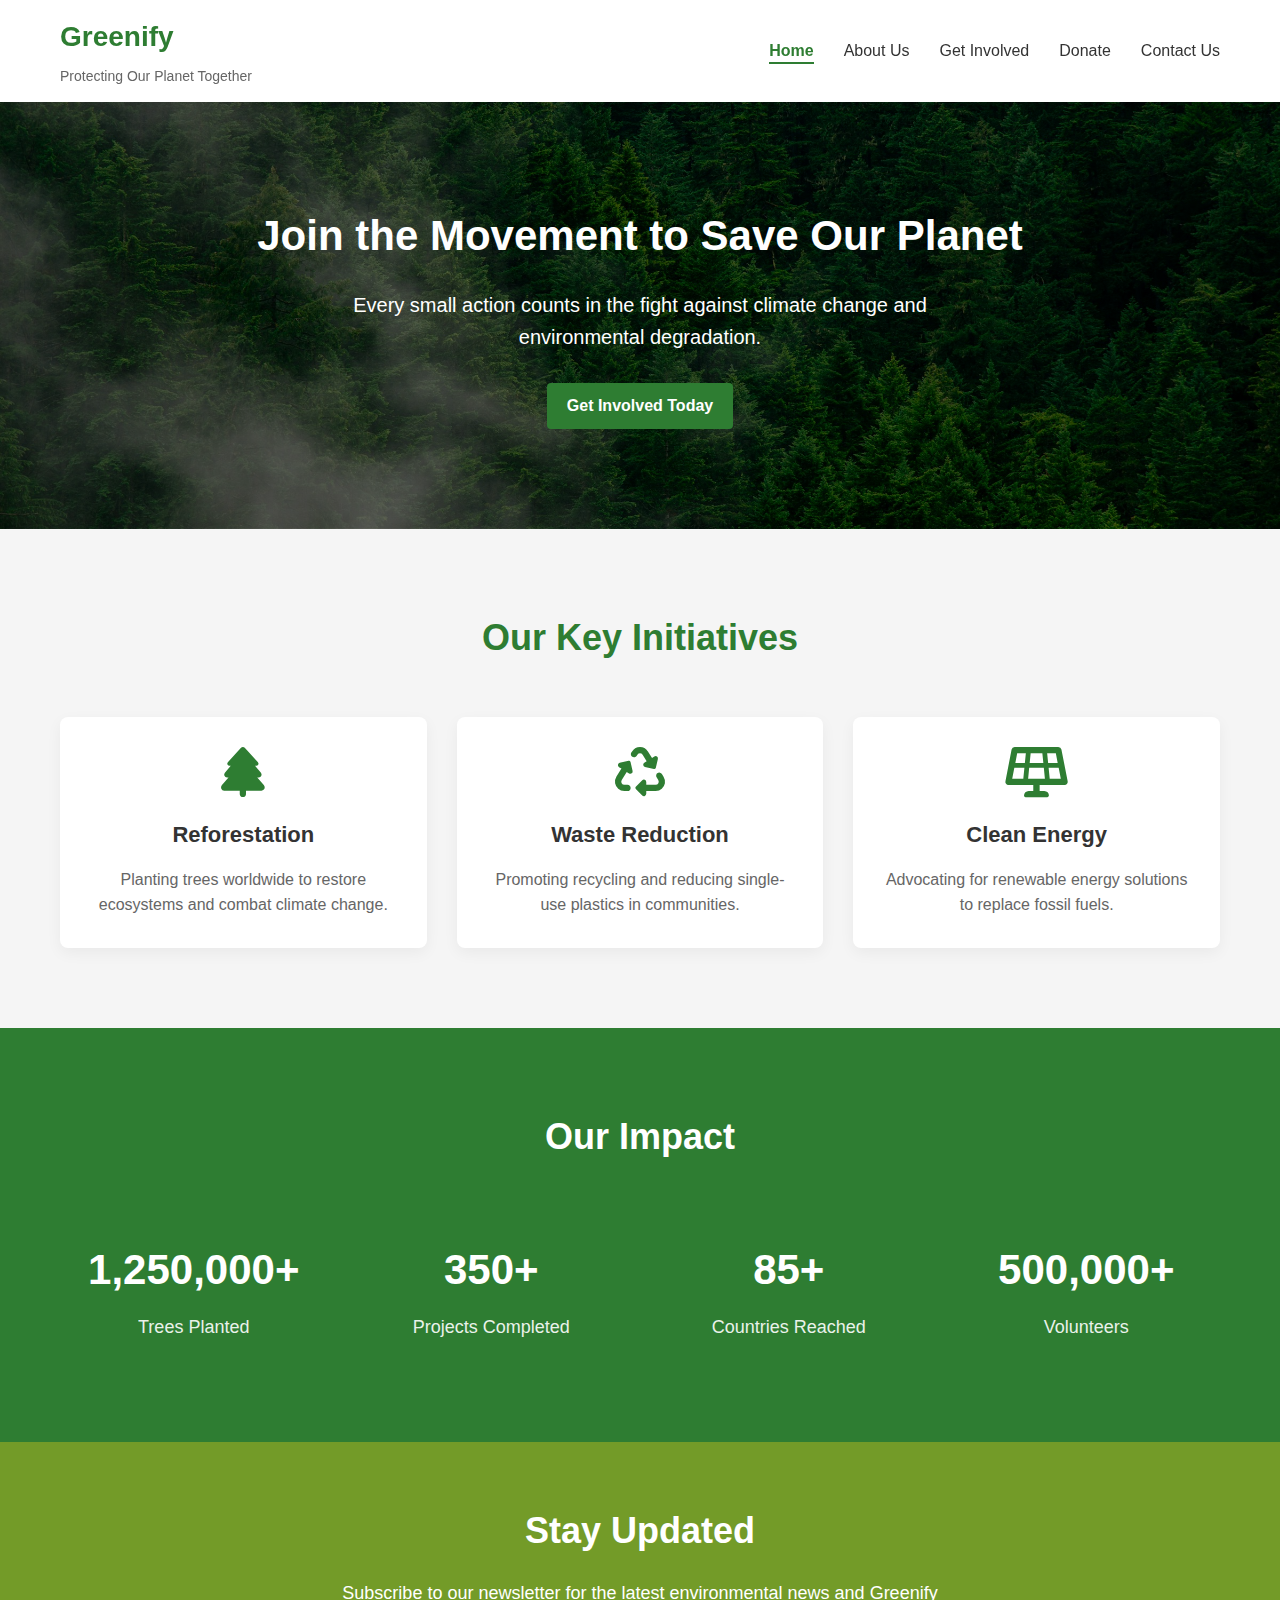
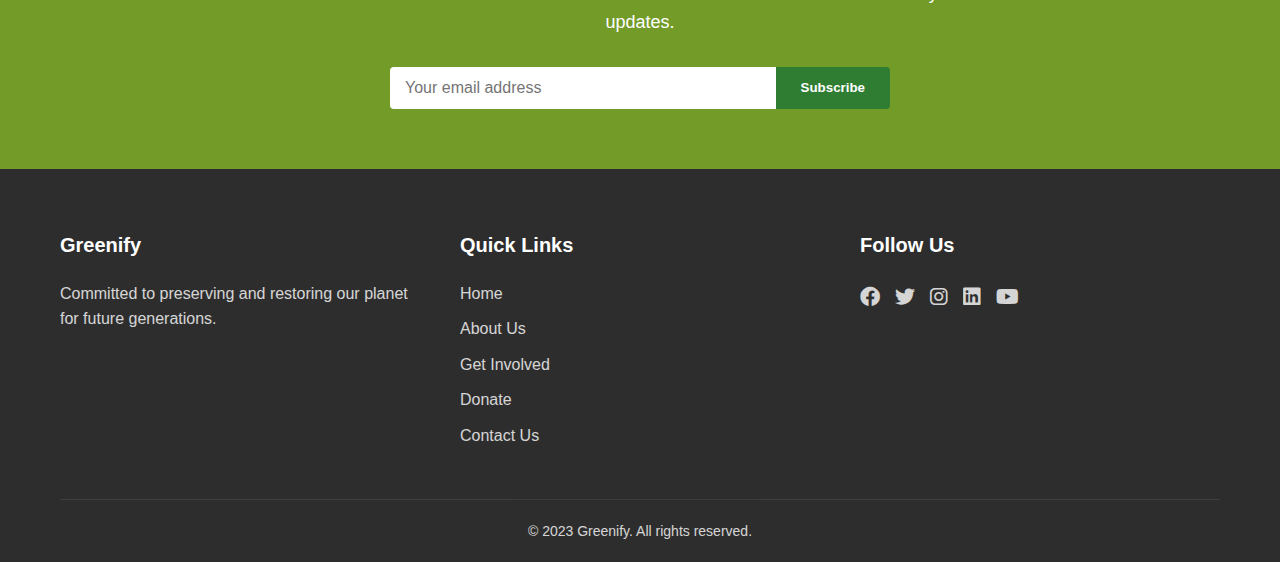
<file: index.html>
<!DOCTYPE html>
<html lang="en">
<head>
    <meta charset="UTF-8">
    <meta name="viewport" content="width=device-width, initial-scale=1.0">
    <title>Greenify - Home</title>
    <link rel="stylesheet" href="css/style.css">
    <link rel="stylesheet" href="https://cdnjs.cloudflare.com/ajax/libs/font-awesome/6.0.0-beta3/css/all.min.css">
</head>
<body>
    <header>
        <div class="container">
            <div class="logo">
                <h1>Greenify</h1>
                <p>Protecting Our Planet Together</p>
            </div>
            <nav>
                <ul>
                    <li class="active"><a href="index.html">Home</a></li>
                    <li><a href="about.html">About Us</a></li>
                    <li><a href="get-involved.html">Get Involved</a></li>
                    <li><a href="donate.html">Donate</a></li>
                    <li><a href="contact.html">Contact Us</a></li>
                </ul>
                <div class="mobile-menu">
                    <i class="fas fa-bars"></i>
                </div>
            </nav>
        </div>
    </header>

    <section class="hero">
        <div class="container">
            <h2>Join the Movement to Save Our Planet</h2>
            <p>Every small action counts in the fight against climate change and environmental degradation.</p>
            <a href="get-involved.html" class="btn">Get Involved Today</a>
        </div>
    </section>

    <section class="features">
        <div class="container">
            <h2>Our Key Initiatives</h2>
            <div class="feature-grid">
                <div class="feature">
                    <i class="fas fa-tree"></i>
                    <h3>Reforestation</h3>
                    <p>Planting trees worldwide to restore ecosystems and combat climate change.</p>
                </div>
                <div class="feature">
                    <i class="fas fa-recycle"></i>
                    <h3>Waste Reduction</h3>
                    <p>Promoting recycling and reducing single-use plastics in communities.</p>
                </div>
                <div class="feature">
                    <i class="fas fa-solar-panel"></i>
                    <h3>Clean Energy</h3>
                    <p>Advocating for renewable energy solutions to replace fossil fuels.</p>
                </div>
            </div>
        </div>
    </section>

    <section class="impact">
        <div class="container">
            <h2>Our Impact</h2>
            <div class="impact-stats">
                <div class="stat">
                    <span class="number">1,250,000+</span>
                    <span class="label">Trees Planted</span>
                </div>
                <div class="stat">
                    <span class="number">350+</span>
                    <span class="label">Projects Completed</span>
                </div>
                <div class="stat">
                    <span class="number">85+</span>
                    <span class="label">Countries Reached</span>
                </div>
                <div class="stat">
                    <span class="number">500,000+</span>
                    <span class="label">Volunteers</span>
                </div>
            </div>
        </div>
    </section>

    <section class="newsletter">
        <div class="container">
            <h2>Stay Updated</h2>
            <p>Subscribe to our newsletter for the latest environmental news and Greenify updates.</p>
            <form>
                <input type="email" placeholder="Your email address" required>
                <button type="submit" class="btn">Subscribe</button>
            </form>
        </div>
    </section>

    <footer>
        <div class="container">
            <div class="footer-content">
                <div class="footer-section">
                    <h3>Greenify</h3>
                    <p>Committed to preserving and restoring our planet for future generations.</p>
                </div>
                <div class="footer-section">
                    <h3>Quick Links</h3>
                    <ul>
                        <li><a href="index.html">Home</a></li>
                        <li><a href="about.html">About Us</a></li>
                        <li><a href="get-involved.html">Get Involved</a></li>
                        <li><a href="donate.html">Donate</a></li>
                        <li><a href="contact.html">Contact Us</a></li>
                    </ul>
                </div>
                <div class="footer-section">
                    <h3>Follow Us</h3>
                    <div class="social-icons">
                        <a href="#"><i class="fab fa-facebook"></i></a>
                        <a href="#"><i class="fab fa-twitter"></i></a>
                        <a href="#"><i class="fab fa-instagram"></i></a>
                        <a href="#"><i class="fab fa-linkedin"></i></a>
                        <a href="#"><i class="fab fa-youtube"></i></a>
                    </div>
                </div>
            </div>
            <div class="footer-bottom">
                <p>&copy; 2023 Greenify. All rights reserved.</p>
            </div>
        </div>
    </footer>

    <script src="js/script.js"></script>

    <div id="subscribeModal" class="modal">
        <div class="modal-content">
            <span class="close-modal">&times;</span>
            <h3>Subscription Successful!</h3>
            <p>Thank you for subscribing to our newsletter.</p>
        </div>
    </div>
    
</body>
</html>
</file>
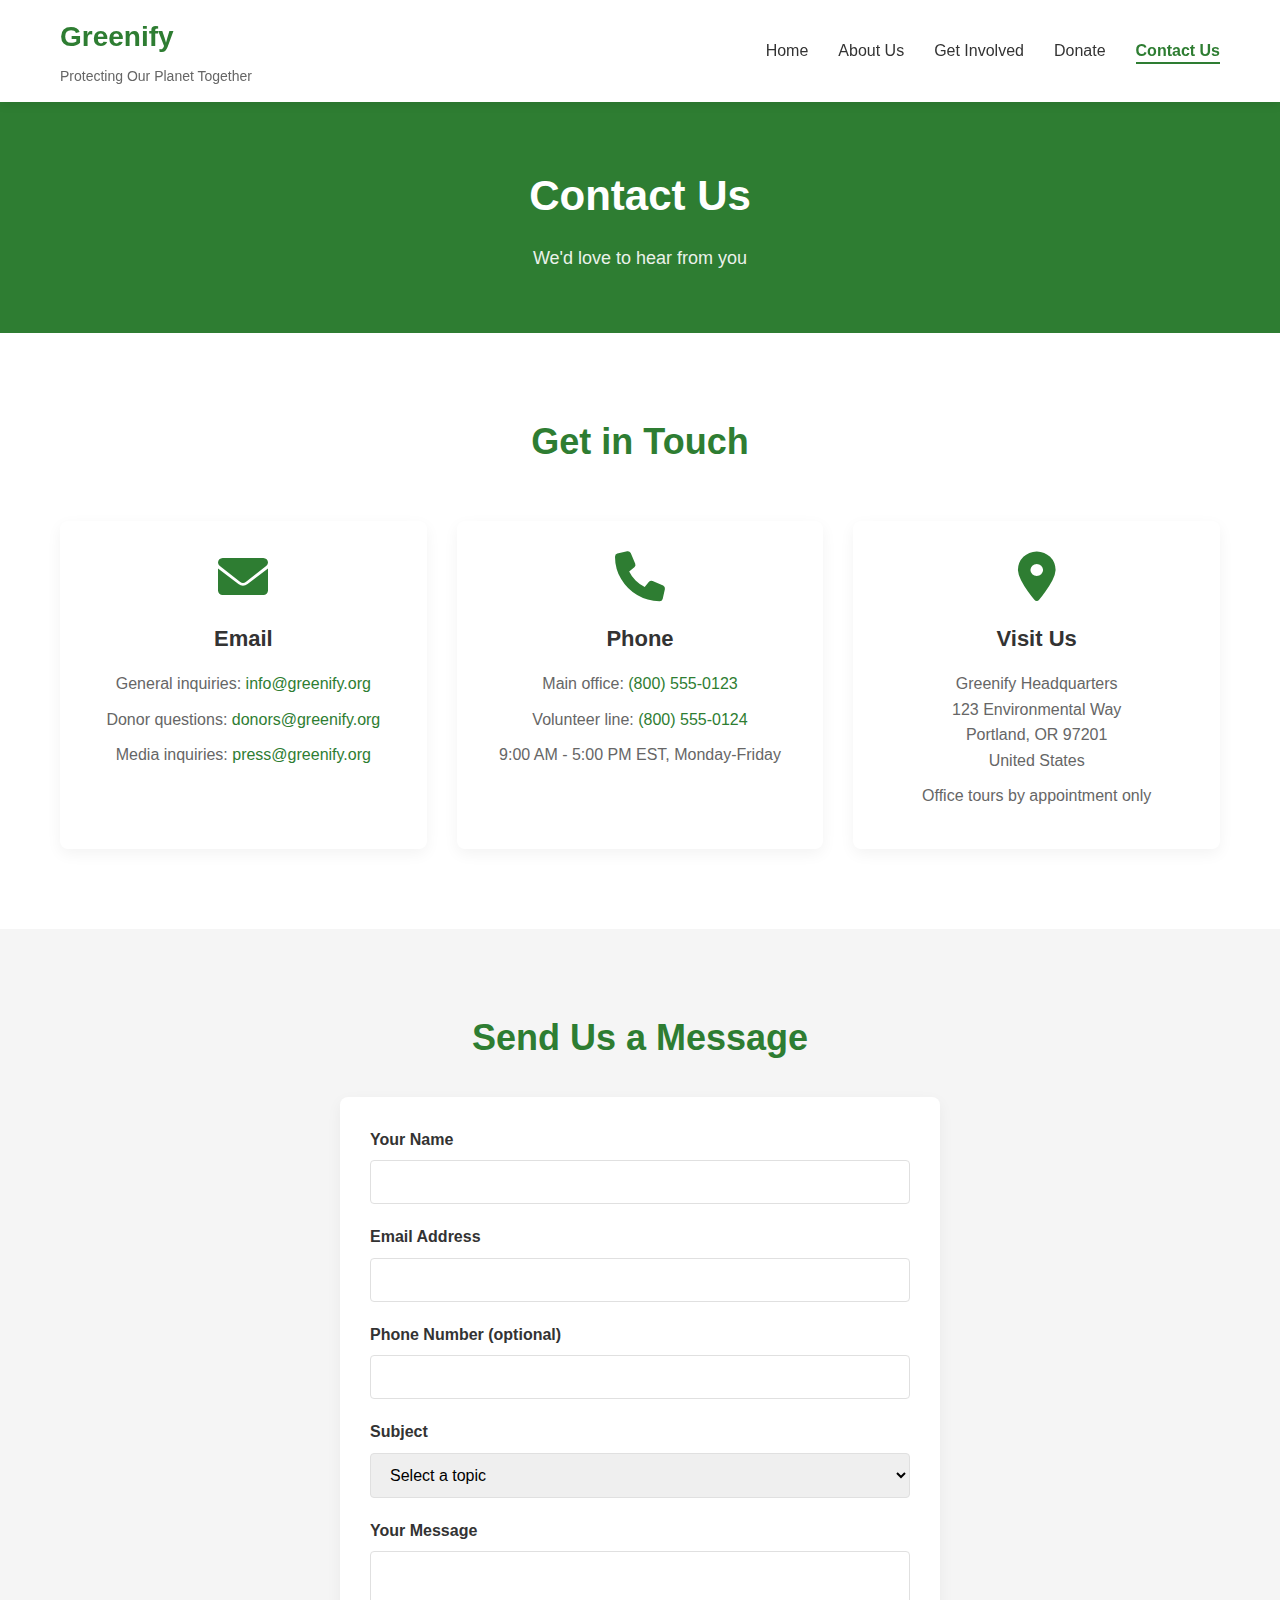
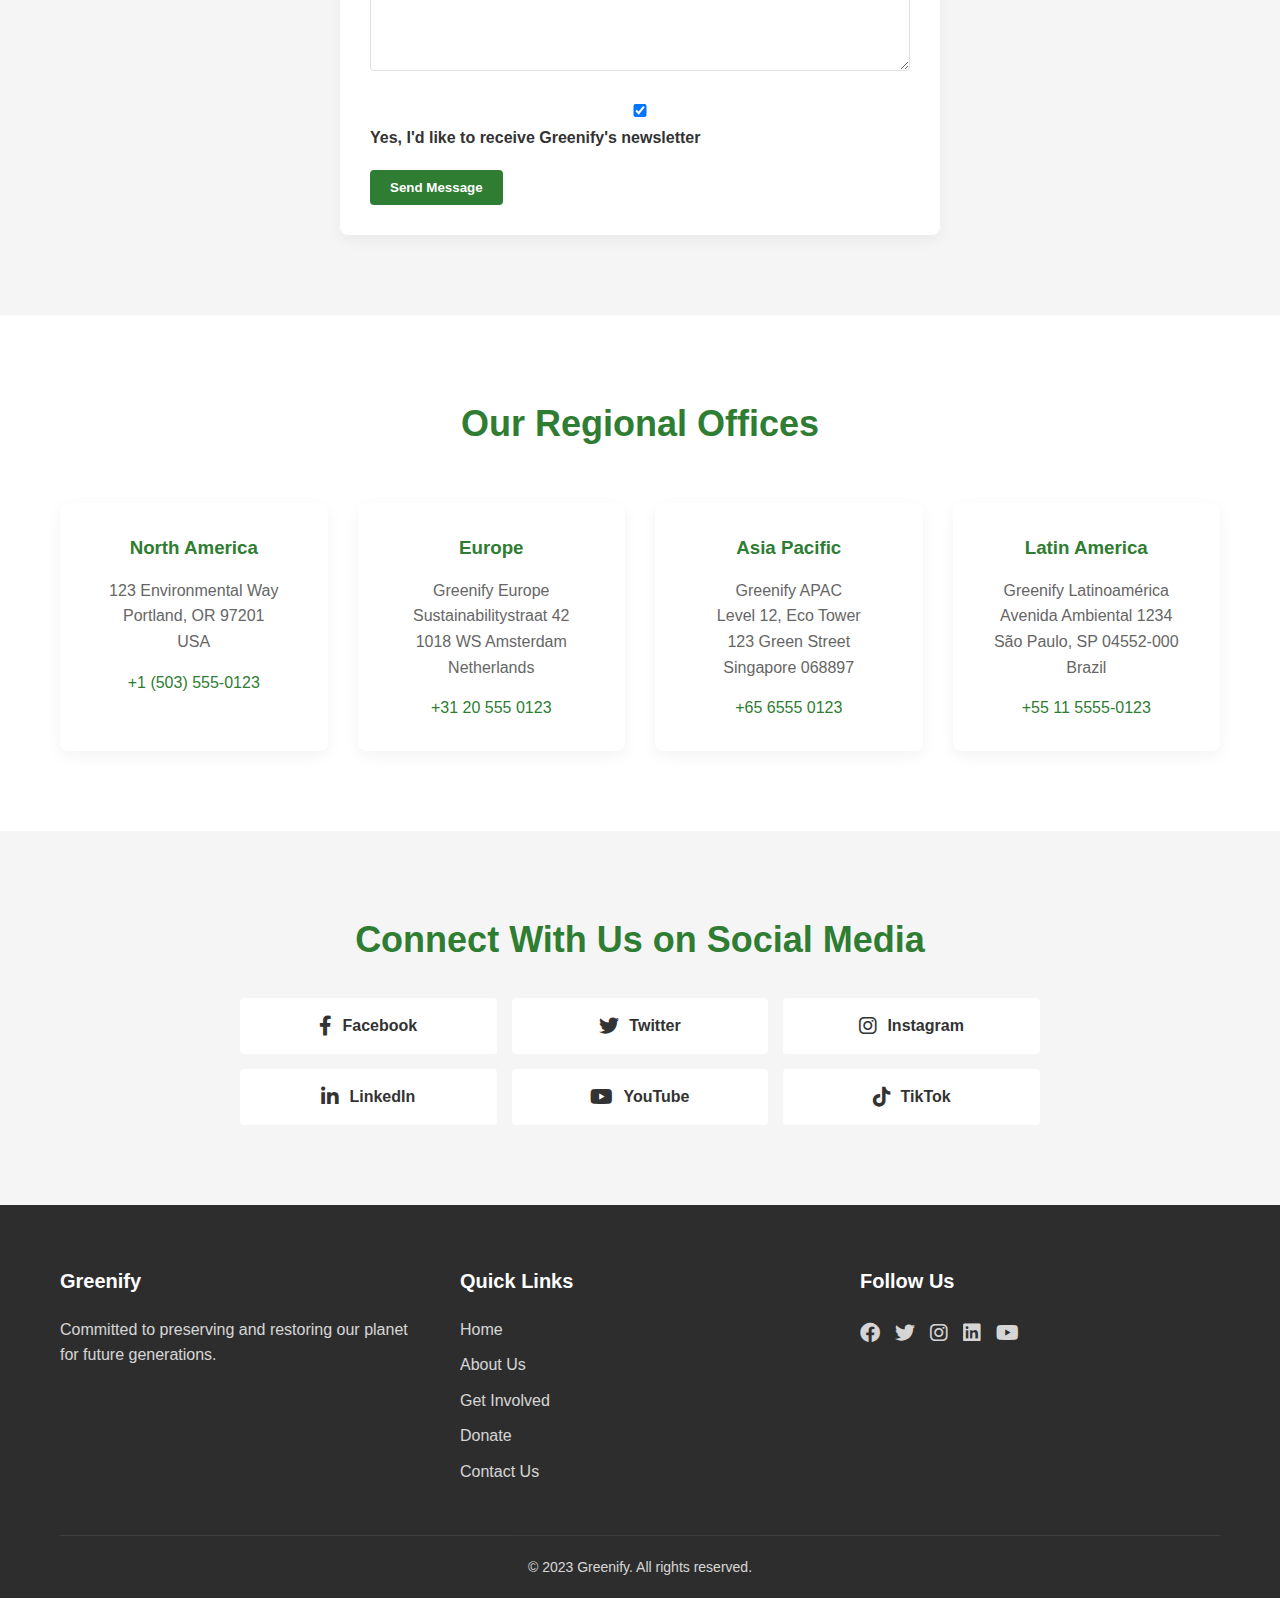
<file: contact.html>
<!DOCTYPE html>
<html lang="en">
<head>
    <meta charset="UTF-8">
    <meta name="viewport" content="width=device-width, initial-scale=1.0">
    <title>Greenify - Contact Us</title>
    <link rel="stylesheet" href="css/style.css">
    <link rel="stylesheet" href="https://cdnjs.cloudflare.com/ajax/libs/font-awesome/6.0.0-beta3/css/all.min.css">
</head>
<body>
    <header>
        <div class="container">
            <div class="logo">
                <h1>Greenify</h1>
                <p>Protecting Our Planet Together</p>
            </div>
            <nav>
                <ul>
                    <li><a href="index.html">Home</a></li>
                    <li><a href="about.html">About Us</a></li>
                    <li><a href="get-involved.html">Get Involved</a></li>
                    <li><a href="donate.html">Donate</a></li>
                    <li class="active"><a href="contact.html">Contact Us</a></li>
                </ul>
                <div class="mobile-menu">
                    <i class="fas fa-bars"></i>
                </div>
            </nav>
        </div>
    </header>

    <section class="page-header">
        <div class="container">
            <h1>Contact Us</h1>
            <p>We'd love to hear from you</p>
        </div>
    </section>

    <section class="contact-info">
        <div class="container">
            <h2>Get in Touch</h2>
            <div class="contact-methods">
                <div class="method">
                    <i class="fas fa-envelope"></i>
                    <h3>Email</h3>
                    <p>General inquiries: <a href="mailto:info@greenify.org">info@greenify.org</a></p>
                    <p>Donor questions: <a href="mailto:donors@greenify.org">donors@greenify.org</a></p>
                    <p>Media inquiries: <a href="mailto:press@greenify.org">press@greenify.org</a></p>
                </div>
                <div class="method">
                    <i class="fas fa-phone"></i>
                    <h3>Phone</h3>
                    <p>Main office: <a href="tel:+18005550123">(800) 555-0123</a></p>
                    <p>Volunteer line: <a href="tel:+18005550124">(800) 555-0124</a></p>
                    <p>9:00 AM - 5:00 PM EST, Monday-Friday</p>
                </div>
                <div class="method">
                    <i class="fas fa-map-marker-alt"></i>
                    <h3>Visit Us</h3>
                    <address>
                        Greenify Headquarters<br>
                        123 Environmental Way<br>
                        Portland, OR 97201<br>
                        United States
                    </address>
                    <p>Office tours by appointment only</p>
                </div>
            </div>
        </div>
    </section>

    <section class="contact-form-section">
        <div class="container">
            <h2>Send Us a Message</h2>
            <form class="contact-form">
                <div class="form-group">
                    <label for="name">Your Name</label>
                    <input type="text" id="name" name="name" required>
                </div>
                <div class="form-group">
                    <label for="email">Email Address</label>
                    <input type="email" id="email" name="email" required>
                </div>
                <div class="form-group">
                    <label for="phone">Phone Number (optional)</label>
                    <input type="tel" id="phone" name="phone">
                </div>
                <div class="form-group">
                    <label for="subject">Subject</label>
                    <select id="subject" name="subject" required>
                        <option value="" disabled selected>Select a topic</option>
                        <option value="general">General Inquiry</option>
                        <option value="volunteer">Volunteering</option>
                        <option value="donation">Donation Question</option>
                        <option value="partnership">Partnership Opportunity</option>
                        <option value="media">Media Inquiry</option>
                        <option value="other">Other</option>
                    </select>
                </div>
                <div class="form-group">
                    <label for="message">Your Message</label>
                    <textarea id="message" name="message" rows="5" required></textarea>
                </div>
                <div class="form-group">
                    <label class="checkbox-label">
                        <input type="checkbox" name="newsletter" checked>
                        <span>Yes, I'd like to receive Greenify's newsletter</span>
                    </label>
                </div>
                <button type="submit" class="btn">Send Message</button>
            </form>
        </div>
    </section>

    <section class="regional-offices">
        <div class="container">
            <h2>Our Regional Offices</h2>
            <div class="offices-grid">
                <div class="office">
                    <h3>North America</h3>
                    <address>
                        123 Environmental Way<br>
                        Portland, OR 97201<br>
                        USA
                    </address>
                    <p><a href="tel:+15035550123">+1 (503) 555-0123</a></p>
                </div>
                <div class="office">
                    <h3>Europe</h3>
                    <address>
                        Greenify Europe<br>
                        Sustainabilitystraat 42<br>
                        1018 WS Amsterdam<br>
                        Netherlands
                    </address>
                    <p><a href="tel:+31205550123">+31 20 555 0123</a></p>
                </div>
                <div class="office">
                    <h3>Asia Pacific</h3>
                    <address>
                        Greenify APAC<br>
                        Level 12, Eco Tower<br>
                        123 Green Street<br>
                        Singapore 068897
                    </address>
                    <p><a href="tel:+6565550123">+65 6555 0123</a></p>
                </div>
                <div class="office">
                    <h3>Latin America</h3>
                    <address>
                        Greenify Latinoamérica<br>
                        Avenida Ambiental 1234<br>
                        São Paulo, SP 04552-000<br>
                        Brazil
                    </address>
                    <p><a href="tel:+551155550123">+55 11 5555-0123</a></p>
                </div>
            </div>
        </div>
    </section>

    <section class="contact-social">
        <div class="container">
            <h2>Connect With Us on Social Media</h2>
            <div class="social-links">
                <a href="#" class="social-link"><i class="fab fa-facebook-f"></i> Facebook</a>
                <a href="#" class="social-link"><i class="fab fa-twitter"></i> Twitter</a>
                <a href="#" class="social-link"><i class="fab fa-instagram"></i> Instagram</a>
                <a href="#" class="social-link"><i class="fab fa-linkedin-in"></i> LinkedIn</a>
                <a href="#" class="social-link"><i class="fab fa-youtube"></i> YouTube</a>
                <a href="#" class="social-link"><i class="fab fa-tiktok"></i> TikTok</a>
            </div>
        </div>
    </section>

    <footer>
        <div class="container">
            <div class="footer-content">
                <div class="footer-section">
                    <h3>Greenify</h3>
                    <p>Committed to preserving and restoring our planet for future generations.</p>
                </div>
                <div class="footer-section">
                    <h3>Quick Links</h3>
                    <ul>
                        <li><a href="index.html">Home</a></li>
                        <li><a href="about.html">About Us</a></li>
                        <li><a href="get-involved.html">Get Involved</a></li>
                        <li><a href="donate.html">Donate</a></li>
                        <li><a href="contact.html">Contact Us</a></li>
                    </ul>
                </div>
                <div class="footer-section">
                    <h3>Follow Us</h3>
                    <div class="social-icons">
                        <a href="#"><i class="fab fa-facebook"></i></a>
                        <a href="#"><i class="fab fa-twitter"></i></a>
                        <a href="#"><i class="fab fa-instagram"></i></a>
                        <a href="#"><i class="fab fa-linkedin"></i></a>
                        <a href="#"><i class="fab fa-youtube"></i></a>
                    </div>
                </div>
            </div>
            <div class="footer-bottom">
                <p>&copy; 2023 Greenify. All rights reserved.</p>
            </div>
        </div>
    </footer>

    <script src="js/script.js"></script>
    <div id="contactModal" class="modal">
    <div class="modal-content">
        <span class="close-modal">&times;</span>
        <h3>Message Sent Successfully!</h3>
        <p>Thank you for contacting us. We will get back to you within 2 business days.</p>
        <button class="btn close-modal-btn">Close</button>
    </div>
</div>
</body>
</html>
</file>
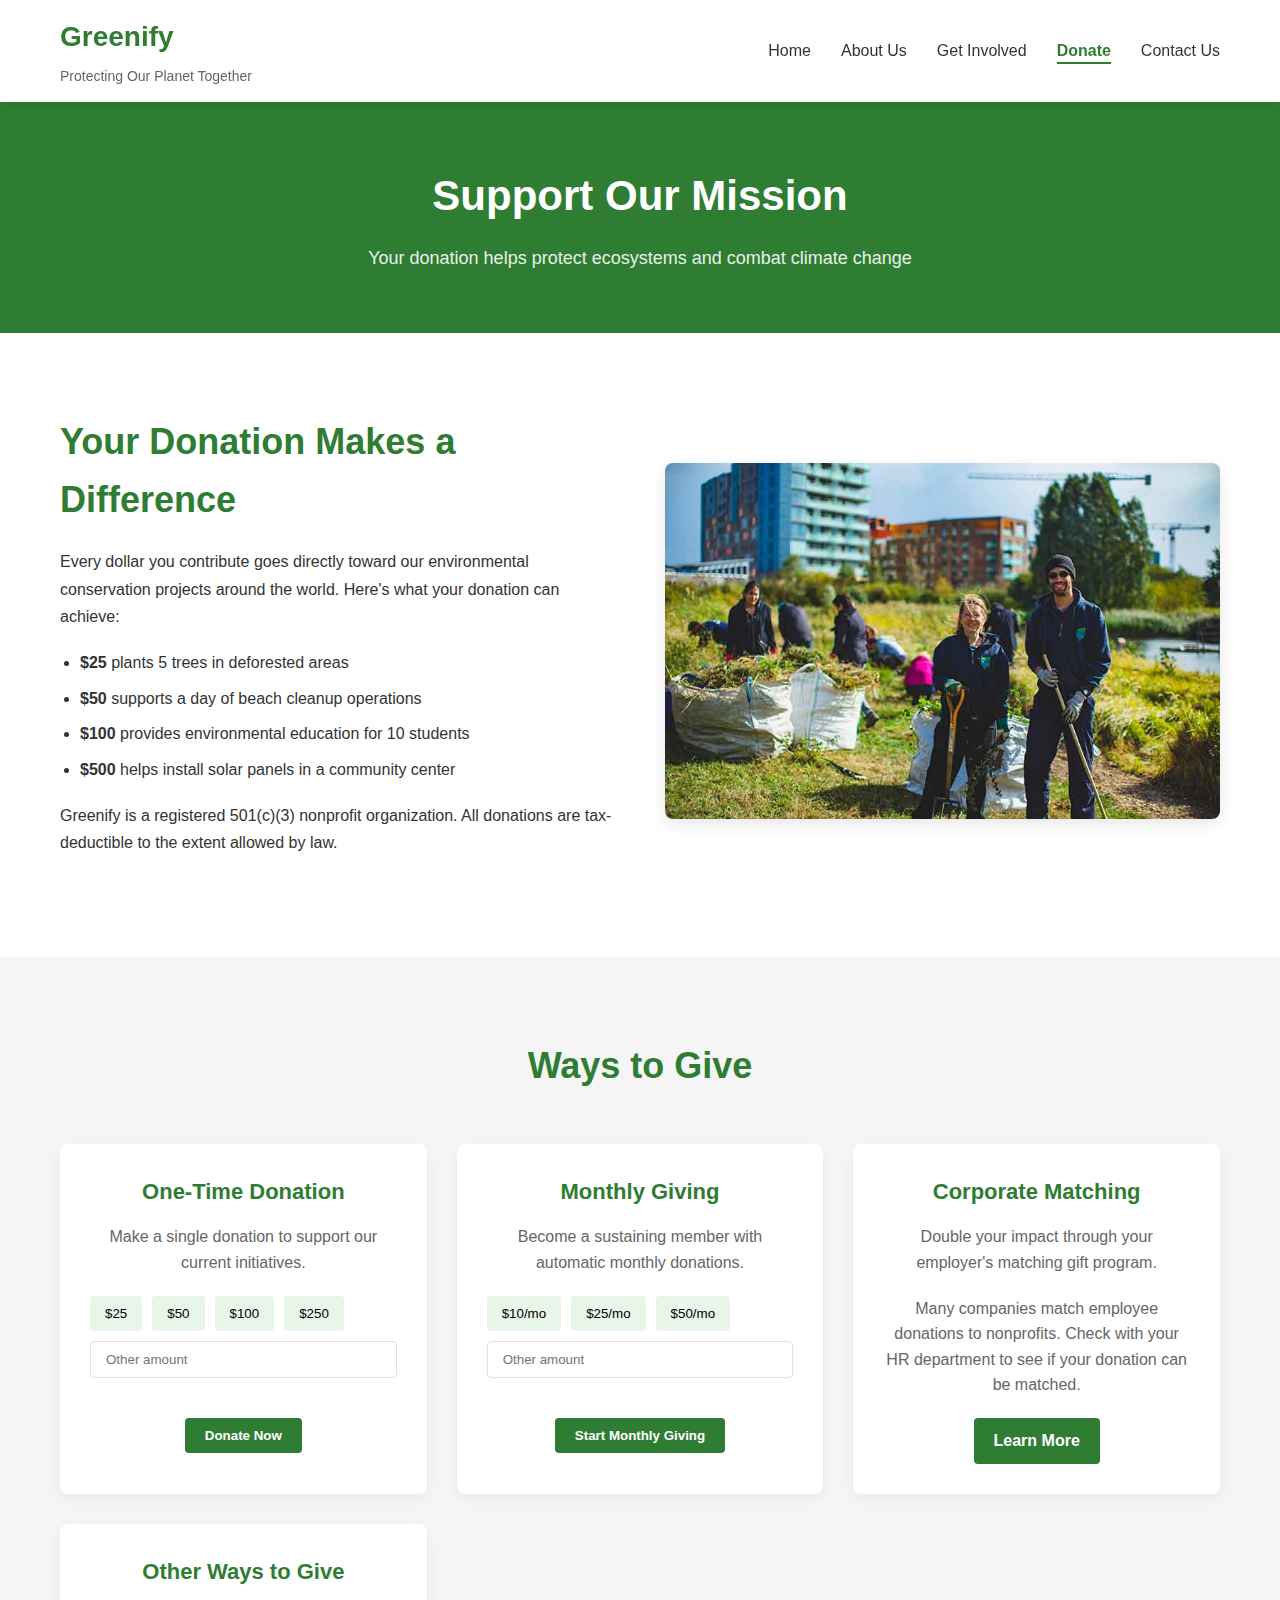
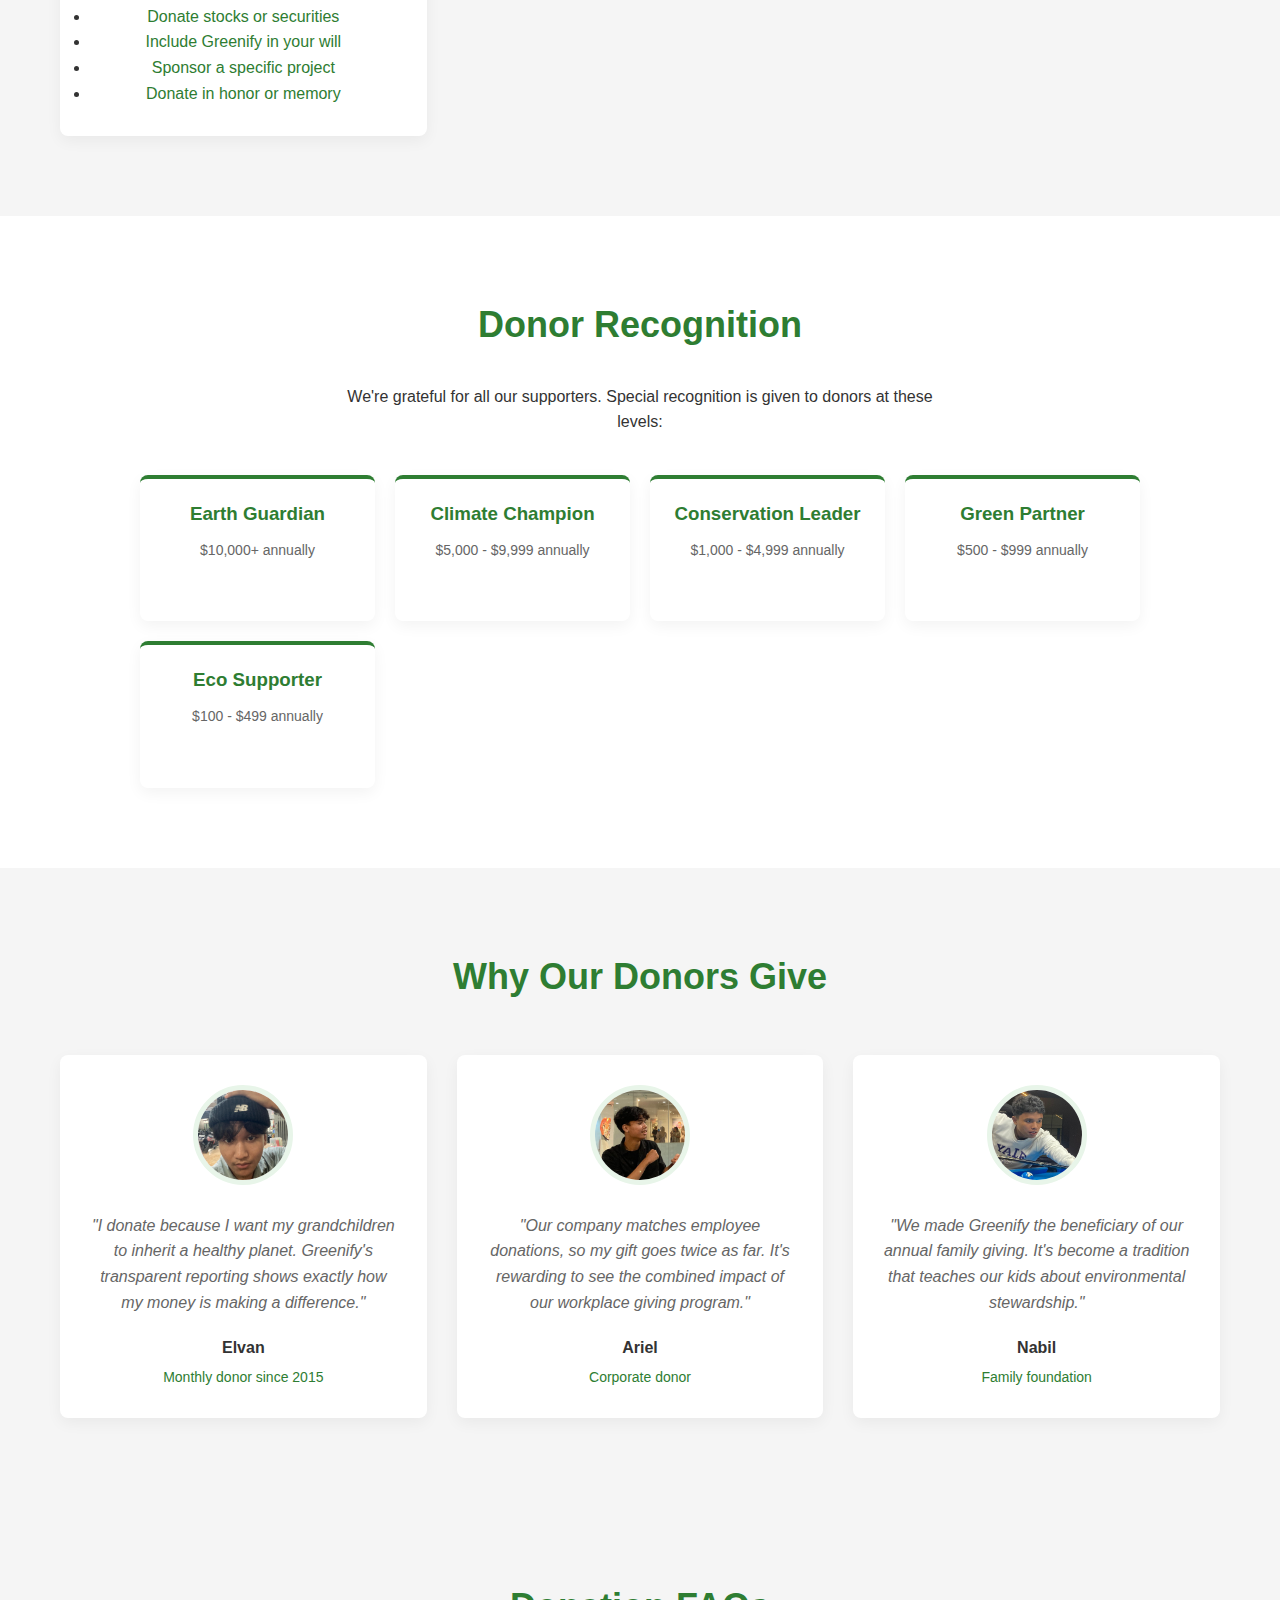
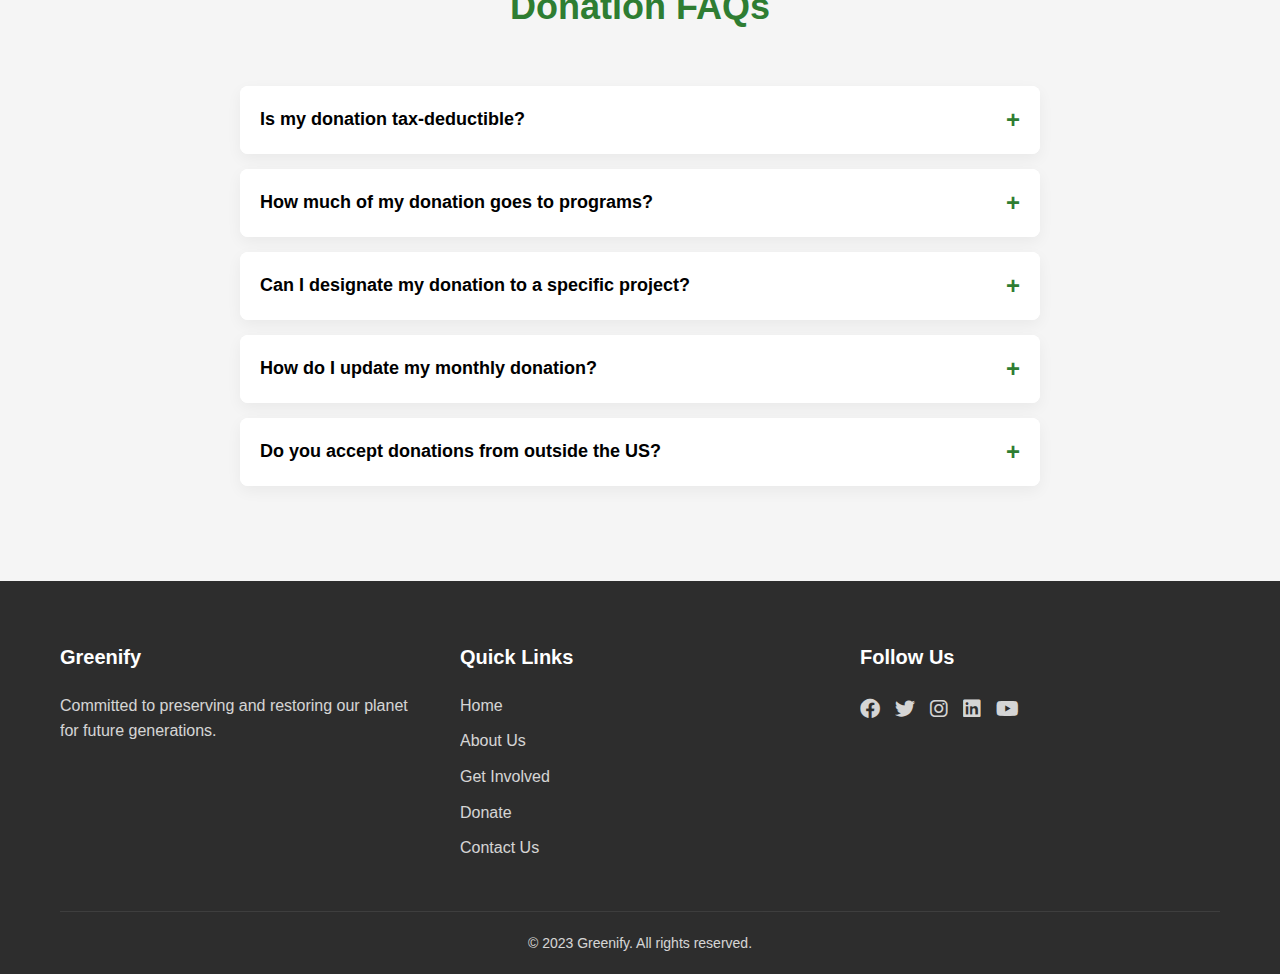
<file: donate.html>
<!DOCTYPE html>
<html lang="en">
<head>
    <meta charset="UTF-8">
    <meta name="viewport" content="width=device-width, initial-scale=1.0">
    <title>Greenify - Donate</title>
    <link rel="stylesheet" href="css/style.css">
    <link rel="stylesheet" href="https://cdnjs.cloudflare.com/ajax/libs/font-awesome/6.0.0-beta3/css/all.min.css">
</head>
<body>
    <header>
        <div class="container">
            <div class="logo">
                <h1>Greenify</h1>
                <p>Protecting Our Planet Together</p>
            </div>
            <nav>
                <ul>
                    <li><a href="index.html">Home</a></li>
                    <li><a href="about.html">About Us</a></li>
                    <li><a href="get-involved.html">Get Involved</a></li>
                    <li class="active"><a href="donate.html">Donate</a></li>
                    <li><a href="contact.html">Contact Us</a></li>
                </ul>
                <div class="mobile-menu">
                    <i class="fas fa-bars"></i>
                </div>
            </nav>
        </div>
    </header>

    <section class="page-header">
        <div class="container">
            <h1>Support Our Mission</h1>
            <p>Your donation helps protect ecosystems and combat climate change</p>
        </div>
    </section>

    <section class="donate-impact">
        <div class="container">
            <div class="impact-content">
                <div class="impact-text">
                    <h2>Your Donation Makes a Difference</h2>
                    <p>Every dollar you contribute goes directly toward our environmental conservation projects around the world. Here's what your donation can achieve:</p>
                    <ul>
                        <li><strong>$25</strong> plants 5 trees in deforested areas</li>
                        <li><strong>$50</strong> supports a day of beach cleanup operations</li>
                        <li><strong>$100</strong> provides environmental education for 10 students</li>
                        <li><strong>$500</strong> helps install solar panels in a community center</li>
                    </ul>
                    <p>Greenify is a registered 501(c)(3) nonprofit organization. All donations are tax-deductible to the extent allowed by law.</p>
                </div>
                <div class="impact-image">
                    <img src="images/donate-impact.jpg" alt="Volunteers working on conservation project">
                </div>
            </div>
        </div>
    </section>

    <section class="donate-options">
        <div class="container">
            <h2>Ways to Give</h2>
            <div class="options-grid">
                <div class="option">
                    <h3>One-Time Donation</h3>
                    <p>Make a single donation to support our current initiatives.</p>
                    <form class="donation-form">
                        <div class="amount-selector">
                            <button type="button" class="amount-btn">$25</button>
                            <button type="button" class="amount-btn">$50</button>
                            <button type="button" class="amount-btn">$100</button>
                            <button type="button" class="amount-btn">$250</button>
                            <input type="number" placeholder="Other amount" min="1">
                        </div>
                        <button type="submit" class="btn">Donate Now</button>
                    </form>
                </div>
                <div class="option">
                    <h3>Monthly Giving</h3>
                    <p>Become a sustaining member with automatic monthly donations.</p>
                    <form class="donation-form">
                        <div class="amount-selector">
                            <button type="button" class="amount-btn">$10/mo</button>
                            <button type="button" class="amount-btn">$25/mo</button>
                            <button type="button" class="amount-btn">$50/mo</button>
                            <input type="number" placeholder="Other amount" min="1">
                        </div>
                        <button type="submit" class="btn">Start Monthly Giving</button>
                    </form>
                </div>
                <div class="option">
                    <h3>Corporate Matching</h3>
                    <p>Double your impact through your employer's matching gift program.</p>
                    <p>Many companies match employee donations to nonprofits. Check with your HR department to see if your donation can be matched.</p>
                    <a href="#" class="btn">Learn More</a>
                </div>
                <div class="option">
                    <h3>Other Ways to Give</h3>
                    <ul>
                        <li><a href="#">Donate stocks or securities</a></li>
                        <li><a href="#">Include Greenify in your will</a></li>
                        <li><a href="#">Sponsor a specific project</a></li>
                        <li><a href="#">Donate in honor or memory</a></li>
                    </ul>
                </div>
            </div>
        </div>
    </section>

    <section class="donor-recognition">
        <div class="container">
            <h2>Donor Recognition</h2>
            <p>We're grateful for all our supporters. Special recognition is given to donors at these levels:</p>
            <div class="recognition-levels">
                <div class="level">
                    <h3>Earth Guardian</h3>
                    <p>$10,000+ annually</p>
                </div>
                <div class="level">
                    <h3>Climate Champion</h3>
                    <p>$5,000 - $9,999 annually</p>
                </div>
                <div class="level">
                    <h3>Conservation Leader</h3>
                    <p>$1,000 - $4,999 annually</p>
                </div>
                <div class="level">
                    <h3>Green Partner</h3>
                    <p>$500 - $999 annually</p>
                </div>
                <div class="level">
                    <h3>Eco Supporter</h3>
                    <p>$100 - $499 annually</p>
                </div>
            </div>
        </div>
    </section>

    <section class="donor-testimonials">
        <div class="container">
            <h2>Why Our Donors Give</h2>
            <div class="testimonials-grid">
                <div class="testimonial">
                    <img src="images/donor1.jpg" alt="Robert Zhang">
                    <blockquote>
                        "I donate because I want my grandchildren to inherit a healthy planet. Greenify's transparent reporting shows exactly how my money is making a difference."
                    </blockquote>
                    <p class="name">Elvan</p>
                    <p class="role">Monthly donor since 2015</p>
                </div>
                <div class="testimonial">
                    <img src="images/donor2.jpg" alt="Emily Johnson">
                    <blockquote>
                        "Our company matches employee donations, so my gift goes twice as far. It's rewarding to see the combined impact of our workplace giving program."
                    </blockquote>
                    <p class="name">Ariel</p>
                    <p class="role">Corporate donor</p>
                </div>
                <div class="testimonial">
                    <img src="images/donor3.jpg" alt="The Patel Family">
                    <blockquote>
                        "We made Greenify the beneficiary of our annual family giving. It's become a tradition that teaches our kids about environmental stewardship."
                    </blockquote>
                    <p class="name">Nabil</p>
                    <p class="role">Family foundation</p>
                </div>
            </div>
        </div>
    </section>

    <section class="faq">
        <div class="container">
            <h2>Donation FAQs</h2>
            <div class="faq-item">
                <button class="faq-question">Is my donation tax-deductible?</button>
                <div class="faq-answer">
                    <p>Yes, Greenify is a registered 501(c)(3) nonprofit organization. All donations are tax-deductible to the extent allowed by law. You will receive a receipt for your records.</p>
                </div>
            </div>
            <div class="faq-item">
                <button class="faq-question">How much of my donation goes to programs?</button>
                <div class="faq-answer">
                    <p>85% of every dollar goes directly to our environmental programs. 10% supports fundraising efforts, and 5% covers administrative costs. We're proud of this efficient allocation.</p>
                </div>
            </div>
            <div class="faq-item">
                <button class="faq-question">Can I designate my donation to a specific project?</button>
                <div class="faq-answer">
                    <p>Yes! During the donation process, you can select from our current priority projects or choose to let us allocate your gift to where it's needed most.</p>
                </div>
            </div>
            <div class="faq-item">
                <button class="faq-question">How do I update my monthly donation?</button>
                <div class="faq-answer">
                    <p>You can update your monthly donation amount or payment method at any time by contacting our donor services team at donors@greenify.org or calling (800) 555-0199.</p>
                </div>
            </div>
            <div class="faq-item">
                <button class="faq-question">Do you accept donations from outside the US?</button>
                <div class="faq-answer">
                    <p>Yes, we accept international donations. Please note that tax deduction rules vary by country. Some international donors may be eligible for tax benefits in their home countries.</p>
                </div>
            </div>
        </div>
    </section>

    <footer>
        <div class="container">
            <div class="footer-content">
                <div class="footer-section">
                    <h3>Greenify</h3>
                    <p>Committed to preserving and restoring our planet for future generations.</p>
                </div>
                <div class="footer-section">
                    <h3>Quick Links</h3>
                    <ul>
                        <li><a href="index.html">Home</a></li>
                        <li><a href="about.html">About Us</a></li>
                        <li><a href="get-involved.html">Get Involved</a></li>
                        <li><a href="donate.html">Donate</a></li>
                        <li><a href="contact.html">Contact Us</a></li>
                    </ul>
                </div>
                <div class="footer-section">
                    <h3>Follow Us</h3>
                    <div class="social-icons">
                        <a href="#"><i class="fab fa-facebook"></i></a>
                        <a href="#"><i class="fab fa-twitter"></i></a>
                        <a href="#"><i class="fab fa-instagram"></i></a>
                        <a href="#"><i class="fab fa-linkedin"></i></a>
                        <a href="#"><i class="fab fa-youtube"></i></a>
                    </div>
                </div>
            </div>
            <div class="footer-bottom">
                <p>&copy; 2023 Greenify. All rights reserved.</p>
            </div>
        </div>
    </footer>

    <script src="js/script.js"></script>

    <!-- Donate Now Modal -->
<div id="donateNowModal" class="modal">
    <div class="modal-content">
        <span class="close-modal">&times;</span>
        <h3>Make a One-Time Donation</h3>
        <form id="donateNowForm">
            <div class="form-group">
                <label for="donationAmount">Amount ($)</label>
                <div class="amount-selector">
                    <button type="button" class="amount-btn">25</button>
                    <button type="button" class="amount-btn">50</button>
                    <button type="button" class="amount-btn">100</button>
                    <button type="button" class="amount-btn">250</button>
                    <input type="number" id="donationAmount" placeholder="Other amount" min="1" required>
                </div>
            </div>
            <div class="form-group">
                <label for="donorName">Full Name</label>
                <input type="text" id="donorName" required>
            </div>
            <div class="form-group">
                <label for="donorEmail">Email</label>
                <input type="email" id="donorEmail" required>
            </div>
            <div class="form-group">
                <label for="paymentMethod">Payment Method</label>
                <select id="paymentMethod" required>
                    <option value="">Select payment method</option>
                    <option value="credit">Credit/Debit Card</option>
                    <option value="paypal">PayPal</option>
                    <option value="bank">Bank Transfer</option>
                </select>
            </div>
            <div class="form-group checkbox-group">
                <input type="checkbox" id="coverFees">
                <label for="coverFees">I'd like to cover the processing fees so 100% of my donation goes to Greenify</label>
            </div>
            <button type="submit" class="btn">Complete Donation</button>
        </form>
    </div>
</div>

<!-- Monthly Giving Modal -->
<div id="monthlyGivingModal" class="modal">
    <div class="modal-content">
        <span class="close-modal">&times;</span>
        <h3>Start Monthly Giving</h3>
        <form id="monthlyGivingForm">
            <div class="form-group">
                <label for="monthlyAmount">Monthly Amount ($)</label>
                <div class="amount-selector">
                    <button type="button" class="amount-btn">10</button>
                    <button type="button" class="amount-btn">25</button>
                    <button type="button" class="amount-btn">50</button>
                    <input type="number" id="monthlyAmount" placeholder="Other amount" min="1" required>
                </div>
            </div>
            <div class="form-group">
                <label for="monthlyName">Full Name</label>
                <input type="text" id="monthlyName" required>
            </div>
            <div class="form-group">
                <label for="monthlyEmail">Email</label>
                <input type="email" id="monthlyEmail" required>
            </div>
            <div class="form-group">
                <label for="monthlyPayment">Payment Method</label>
                <select id="monthlyPayment" required>
                    <option value="">Select payment method</option>
                    <option value="credit">Credit/Debit Card</option>
                    <option value="paypal">PayPal</option>
                    <option value="bank">Bank Transfer</option>
                </select>
            </div>
            <div class="form-group checkbox-group">
                <input type="checkbox" id="recurringAgreement" required>
                <label for="recurringAgreement">I authorize Greenify to charge my account monthly</label>
            </div>
            <button type="submit" class="btn">Start Monthly Giving</button>
        </form>
    </div>
</div>

<!-- Learn More Modal -->
<div id="learnMoreModal" class="modal">
    <div class="modal-content">
        <span class="close-modal">&times;</span>
        <h3>Corporate Matching</h3>
        <div class="learn-more-content">
            <p>Many companies match employee donations to nonprofit organizations like Greenify. This means your donation could be doubled or even tripled!</p>
            
            <h4>How it works:</h4>
            <ol>
                <li>Make your donation to Greenify</li>
                <li>Check with your HR department for matching gift forms</li>
                <li>Submit the completed form to your company</li>
                <li>Your company sends us their matching donation</li>
            </ol>
            
            <h4>Next Steps:</h4>
            <ul>
                <li>Check if your company has a matching program</li>
                <li>Request matching forms from your HR department</li>
                <li>Email completed forms to <a href="mailto:matching@greenify.org">matching@greenify.org</a></li>
            </ul>
            
            <div class="resources">
                <h4>Resources:</h4>
                <a href="#" class="btn">Download Matching Gift Form</a>
                <a href="#" class="btn">List of Matching Companies</a>
            </div>
        </div>
    </div>
</div>

<!-- Success Modal (shared) -->
<div id="donationSuccessModal" class="modal">
    <div class="modal-content">
        <span class="close-modal">&times;</span>
        <h3>Thank You!</h3>
        <div class="success-message">
            <i class="fas fa-check-circle"></i>
            <p>Your donation has been successfully processed.</p>
            <p>A receipt has been sent to your email address.</p>
        </div>
        <button class="btn close-modal-btn">Close</button>
    </div>
</div>
</body>
</html>
</file>
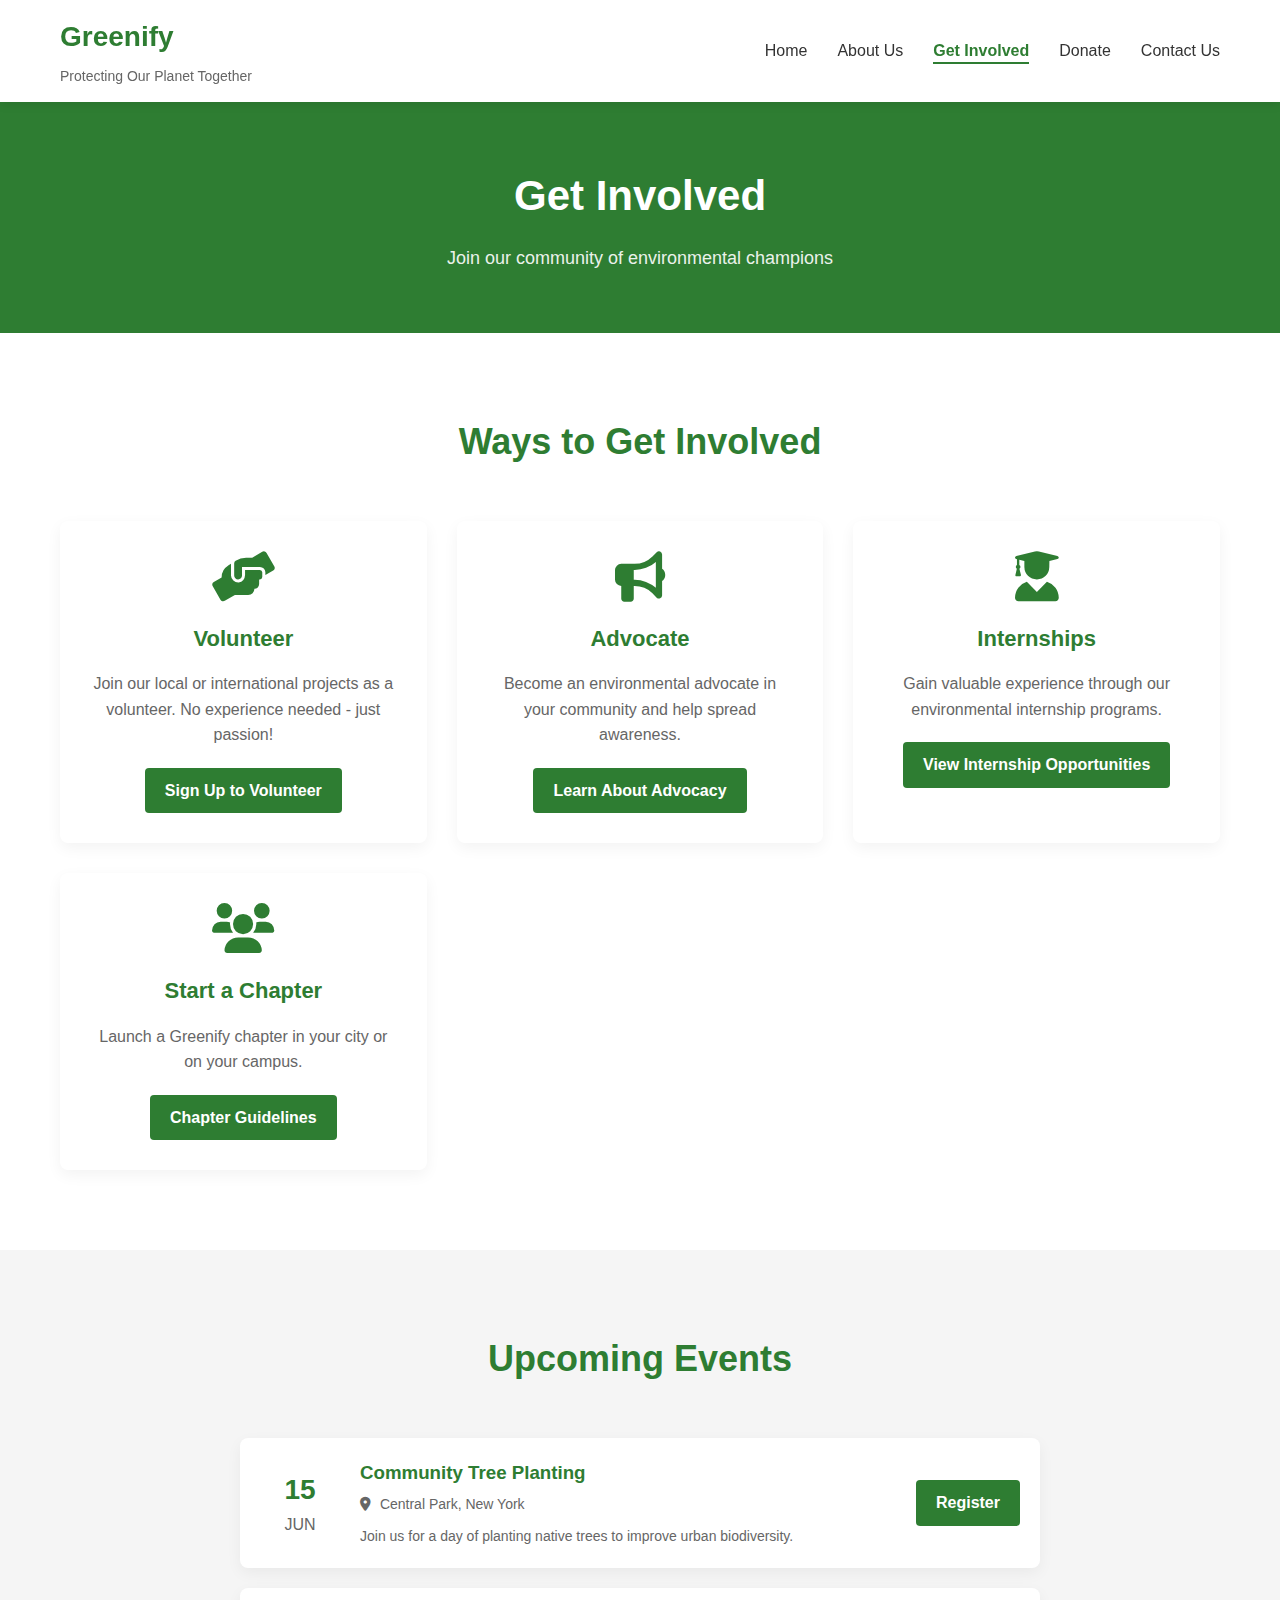
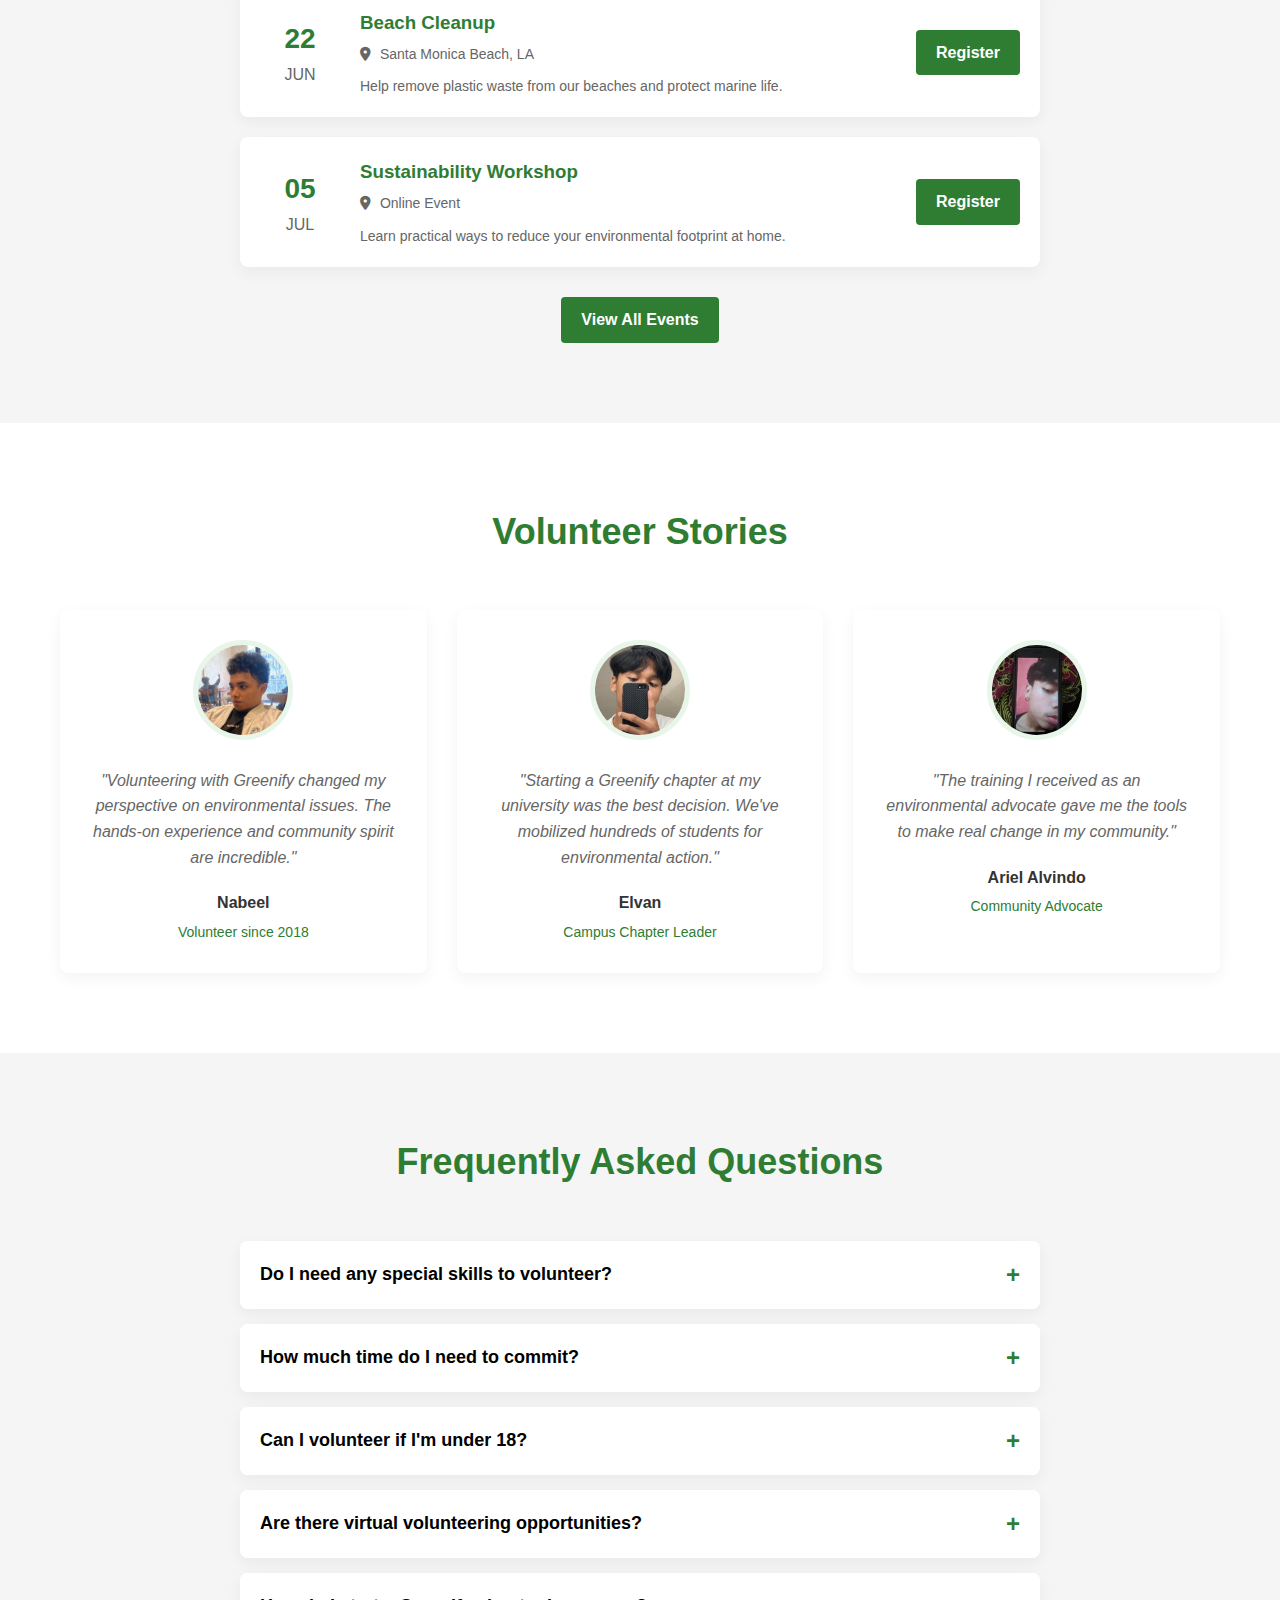
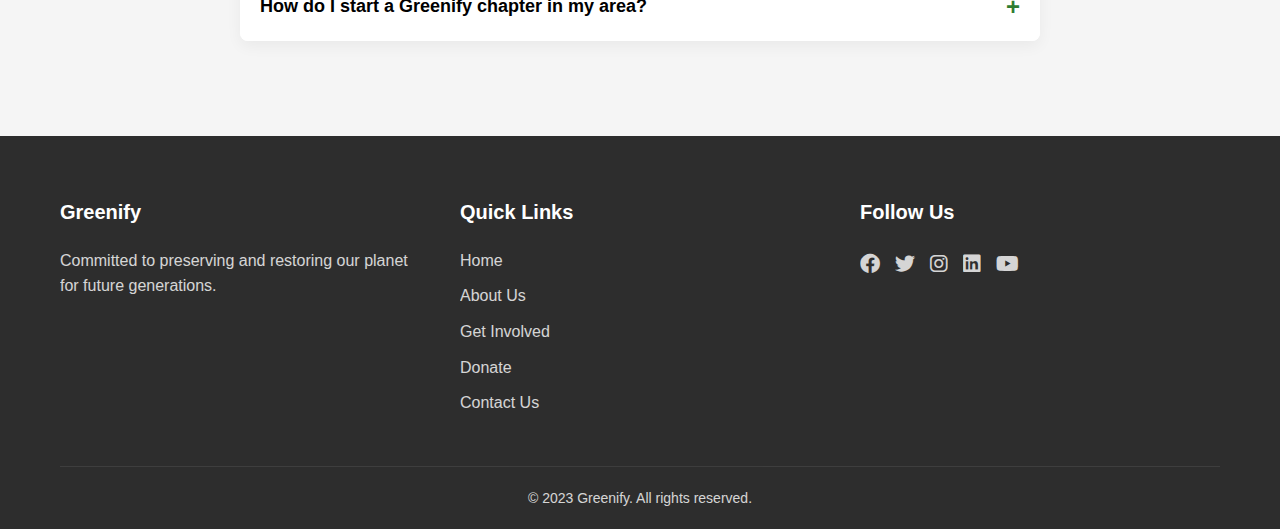
<file: get-involved.html>
<!DOCTYPE html>
<html lang="en">
<head>
    <meta charset="UTF-8">
    <meta name="viewport" content="width=device-width, initial-scale=1.0">
    <title>Greenify - Get Involved</title>
    <link rel="stylesheet" href="css/style.css">
    <link rel="stylesheet" href="https://cdnjs.cloudflare.com/ajax/libs/font-awesome/6.0.0-beta3/css/all.min.css">
</head>
<body>
    <header>
        <div class="container">
            <div class="logo">
                <h1>Greenify</h1>
                <p>Protecting Our Planet Together</p>
            </div>
            <nav>
                <ul>
                    <li><a href="index.html">Home</a></li>
                    <li><a href="about.html">About Us</a></li>
                    <li class="active"><a href="get-involved.html">Get Involved</a></li>
                    <li><a href="donate.html">Donate</a></li>
                    <li><a href="contact.html">Contact Us</a></li>
                </ul>
                <div class="mobile-menu">
                    <i class="fas fa-bars"></i>
                </div>
            </nav>
        </div>
    </header>

    <section class="page-header">
        <div class="container">
            <h1>Get Involved</h1>
            <p>Join our community of environmental champions</p>
        </div>
    </section>

    <section class="involve-options">
        <div class="container">
            <h2>Ways to Get Involved</h2>
            <div class="options-grid">
                <div class="option">
                    <i class="fas fa-hands-helping"></i>
                    <h3>Volunteer</h3>
                    <p>Join our local or international projects as a volunteer. No experience needed - just passion!</p>
                    <a href="#" class="btn">Sign Up to Volunteer</a>
                </div>
                <div class="option">
                    <i class="fas fa-bullhorn"></i>
                    <h3>Advocate</h3>
                    <p>Become an environmental advocate in your community and help spread awareness.</p>
                    <a href="#" class="btn">Learn About Advocacy</a>
                </div>
                <div class="option">
                    <i class="fas fa-user-graduate"></i>
                    <h3>Internships</h3>
                    <p>Gain valuable experience through our environmental internship programs.</p>
                    <a href="#" class="btn">View Internship Opportunities</a>
                </div>
                <div class="option">
                    <i class="fas fa-users"></i>
                    <h3>Start a Chapter</h3>
                    <p>Launch a Greenify chapter in your city or on your campus.</p>
                    <a href="#" class="btn">Chapter Guidelines</a>
                </div>
            </div>
        </div>
    </section>

    <section class="upcoming-events">
        <div class="container">
            <h2>Upcoming Events</h2>
            <div class="events-list">
                <div class="event">
                    <div class="event-date">
                        <span class="day">15</span>
                        <span class="month">Jun</span>
                    </div>
                    <div class="event-details">
                        <h3>Community Tree Planting</h3>
                        <p class="location"><i class="fas fa-map-marker-alt"></i> Central Park, New York</p>
                        <p>Join us for a day of planting native trees to improve urban biodiversity.</p>
                    </div>
                    <a href="#" class="btn">Register</a>
                </div>
                <div class="event">
                    <div class="event-date">
                        <span class="day">22</span>
                        <span class="month">Jun</span>
                    </div>
                    <div class="event-details">
                        <h3>Beach Cleanup</h3>
                        <p class="location"><i class="fas fa-map-marker-alt"></i> Santa Monica Beach, LA</p>
                        <p>Help remove plastic waste from our beaches and protect marine life.</p>
                    </div>
                    <a href="#" class="btn">Register</a>
                </div>
                <div class="event">
                    <div class="event-date">
                        <span class="day">05</span>
                        <span class="month">Jul</span>
                    </div>
                    <div class="event-details">
                        <h3>Sustainability Workshop</h3>
                        <p class="location"><i class="fas fa-map-marker-alt"></i> Online Event</p>
                        <p>Learn practical ways to reduce your environmental footprint at home.</p>
                    </div>
                    <a href="#" class="btn">Register</a>
                </div>
            </div>
            <div class="view-all">
                <a href="#" class="btn">View All Events</a>
            </div>
        </div>
    </section>

    <section class="volunteer-testimonials">
        <div class="container">
            <h2>Volunteer Stories</h2>
            <div class="testimonials-grid">
                <div class="testimonial">
                    <img src="images/volunteer1.jpg" alt="Nabil Fikri">
                    <blockquote>
                        "Volunteering with Greenify changed my perspective on environmental issues. The hands-on experience and community spirit are incredible."
                    </blockquote>
                    <p class="name">Nabeel</p>
                    <p class="role">Volunteer since 2018</p>
                </div>
                <div class="testimonial">
                    <img src="images/volunteer2.jpg" alt="Elvan">
                    <blockquote>
                        "Starting a Greenify chapter at my university was the best decision. We've mobilized hundreds of students for environmental action."
                    </blockquote>
                    <p class="name">Elvan</p>
                    <p class="role">Campus Chapter Leader</p>
                </div>
                <div class="testimonial">
                    <img src="images/volunteer3.jpg" alt="Ariel Alvindo">
                    <blockquote>
                        "The training I received as an environmental advocate gave me the tools to make real change in my community."
                    </blockquote>
                    <p class="name">Ariel Alvindo</p>
                    <p class="role">Community Advocate</p>
                </div>
            </div>
        </div>
    </section>

    <section class="faq">
        <div class="container">
            <h2>Frequently Asked Questions</h2>
            <div class="faq-item">
                <button class="faq-question">Do I need any special skills to volunteer?</button>
                <div class="faq-answer">
                    <p>No special skills are required for most volunteer positions. We provide all necessary training. What's most important is your enthusiasm and commitment to environmental protection.</p>
                </div>
            </div>
            <div class="faq-item">
                <button class="faq-question">How much time do I need to commit?</button>
                <div class="faq-answer">
                    <p>We have opportunities for every schedule, from one-time events to regular weekly commitments. You can choose what works best for you.</p>
                </div>
            </div>
            <div class="faq-item">
                <button class="faq-question">Can I volunteer if I'm under 18?</button>
                <div class="faq-answer">
                    <p>Yes! We have many youth volunteers. Those under 16 may need parental consent for certain activities, and some positions have age restrictions for safety reasons.</p>
                </div>
            </div>
            <div class="faq-item">
                <button class="faq-question">Are there virtual volunteering opportunities?</button>
                <div class="faq-answer">
                    <p>Absolutely. We offer remote volunteering in areas like social media, research, graphic design, and online advocacy. Check our virtual opportunities page for current openings.</p>
                </div>
            </div>
            <div class="faq-item">
                <button class="faq-question">How do I start a Greenify chapter in my area?</button>
                <div class="faq-answer">
                    <p>Starting a chapter is easy! Fill out our chapter application form, and our team will guide you through the process, providing resources and support to get you started.</p>
                </div>
            </div>
        </div>
    </section>

    <footer>
        <div class="container">
            <div class="footer-content">
                <div class="footer-section">
                    <h3>Greenify</h3>
                    <p>Committed to preserving and restoring our planet for future generations.</p>
                </div>
                <div class="footer-section">
                    <h3>Quick Links</h3>
                    <ul>
                        <li><a href="index.html">Home</a></li>
                        <li><a href="about.html">About Us</a></li>
                        <li><a href="get-involved.html">Get Involved</a></li>
                        <li><a href="donate.html">Donate</a></li>
                        <li><a href="contact.html">Contact Us</a></li>
                    </ul>
                </div>
                <div class="footer-section">
                    <h3>Follow Us</h3>
                    <div class="social-icons">
                        <a href="#"><i class="fab fa-facebook"></i></a>
                        <a href="#"><i class="fab fa-twitter"></i></a>
                        <a href="#"><i class="fab fa-instagram"></i></a>
                        <a href="#"><i class="fab fa-linkedin"></i></a>
                        <a href="#"><i class="fab fa-youtube"></i></a>
                    </div>
                </div>
            </div>
            <div class="footer-bottom">
                <p>&copy; 2023 Greenify. All rights reserved.</p>
            </div>
        </div>
    </footer>

    <script src="js/script.js"></script>

    <div id="volunteerModal" class="modal">
    <div class="modal-content">
        <span class="close-modal">&times;</span>
        <h3>Volunteer Registration</h3>
        <form id="volunteerForm">
            <div class="form-group">
                <label for="volunteerName">Full Name</label>
                <input type="text" id="volunteerName" required>
            </div>
            <div class="form-group">
                <label for="volunteerEmail">Email</label>
                <input type="email" id="volunteerEmail" required>
            </div>
            <div class="form-group">
                <label for="volunteerPhone">Phone</label>
                <input type="tel" id="volunteerPhone">
            </div>
            <div class="form-group">
                <label for="volunteerInterest">Area of Interest</label>
                <select id="volunteerInterest" required>
                    <option value="">Select an option</option>
                    <option value="tree-planting">Tree Planting</option>
                    <option value="cleanup">Cleanup Events</option>
                    <option value="education">Environmental Education</option>
                    <option value="other">Other</option>
                </select>
            </div>
            <button type="submit" class="btn">Submit</button>
        </form>
    </div>
</div>

<div id="eventModal" class="modal">
    <div class="modal-content">
        <span class="close-modal">&times;</span>
        <h3 id="eventModalTitle">Event Registration</h3>
        <form id="eventForm">
            <div class="form-group">
                <label for="eventName">Full Name</label>
                <input type="text" id="eventName" required>
            </div>
            <div class="form-group">
                <label for="eventEmail">Email</label>
                <input type="email" id="eventEmail" required>
            </div>
            <div class="form-group">
                <label for="eventAttendees">Number of Attendees</label>
                <input type="number" id="eventAttendees" min="1" value="1">
            </div>
            <button type="submit" class="btn">Register</button>
        </form>
    </div>
</div>
<!-- Advocate Modal -->
<div id="advocateModal" class="modal">
    <div class="modal-content">
        <span class="close-modal">&times;</span>
        <h3>Become an Environmental Advocate</h3>
        <form id="advocateForm">
            <div class="form-group">
                <label for="advocateName">Full Name</label>
                <input type="text" id="advocateName" required>
            </div>
            <div class="form-group">
                <label for="advocateEmail">Email</label>
                <input type="email" id="advocateEmail" required>
            </div>
            <div class="form-group">
                <label for="advocateLocation">Location (City/Country)</label>
                <input type="text" id="advocateLocation" required>
            </div>
            <div class="form-group">
                <label for="advocateExperience">Environmental Experience (if any)</label>
                <textarea id="advocateExperience" rows="3"></textarea>
            </div>
            <button type="submit" class="btn">Apply to be Advocate</button>
        </form>
    </div>
</div>

<!-- Internship Modal -->
<div id="internshipModal" class="modal">
    <div class="modal-content">
        <span class="close-modal">&times;</span>
        <h3>Internship Application</h3>
        <form id="internshipForm">
            <div class="form-group">
                <label for="internName">Full Name</label>
                <input type="text" id="internName" required>
            </div>
            <div class="form-group">
                <label for="internEmail">Email</label>
                <input type="email" id="internEmail" required>
            </div>
            <div class="form-group">
                <label for="internUniversity">University/Institution</label>
                <input type="text" id="internUniversity">
            </div>
            <div class="form-group">
                <label for="internProgram">Program of Interest</label>
                <select id="internProgram" required>
                    <option value="">Select program</option>
                    <option value="research">Environmental Research</option>
                    <option value="education">Education & Outreach</option>
                    <option value="conservation">Conservation Projects</option>
                    <option value="other">Other</option>
                </select>
            </div>
            <div class="form-group">
                <label for="internResume">Resume/CV (URL)</label>
                <input type="url" id="internResume" placeholder="https://example.com/myresume.pdf">
            </div>
            <button type="submit" class="btn">Submit Application</button>
        </form>
    </div>
</div>

<!-- Chapter Modal -->
<div id="chapterModal" class="modal">
    <div class="modal-content">
        <span class="close-modal">&times;</span>
        <h3>Start a Greenify Chapter</h3>
        <form id="chapterForm">
            <div class="form-group">
                <label for="chapterName">Your Name</label>
                <input type="text" id="chapterName" required>
            </div>
            <div class="form-group">
                <label for="chapterEmail">Email</label>
                <input type="email" id="chapterEmail" required>
            </div>
            <div class="form-group">
                <label for="chapterLocation">Proposed Chapter Location</label>
                <input type="text" id="chapterLocation" required>
            </div>
            <div class="form-group">
                <label for="chapterType">Chapter Type</label>
                <select id="chapterType" required>
                    <option value="">Select type</option>
                    <option value="community">Community Chapter</option>
                    <option value="campus">Campus Chapter</option>
                    <option value="corporate">Corporate Chapter</option>
                </select>
            </div>
            <div class="form-group">
                <label for="chapterMembers">Estimated Members</label>
                <input type="number" id="chapterMembers" min="1" value="5">
            </div>
            <button type="submit" class="btn">Submit Chapter Request</button>
        </form>
    </div>
</div>

<!-- Donation Modals (reusing from Donate page) -->
<div id="donateModal" class="modal">
    <div class="modal-content">
        <span class="close-modal">&times;</span>
        <h3>Make a Donation</h3>
        <form id="donateForm">
            <div class="form-group">
                <label for="donateAmount">Amount ($)</label>
                <input type="number" id="donateAmount" min="1" required>
            </div>
            <div class="form-group">
                <label for="donateName">Full Name</label>
                <input type="text" id="donateName" required>
            </div>
            <div class="form-group">
                <label for="donateEmail">Email</label>
                <input type="email" id="donateEmail" required>
            </div>
            <div class="form-group">
                <label for="donatePayment">Payment Method</label>
                <select id="donatePayment" required>
                    <option value="">Select method</option>
                    <option value="credit">Credit Card</option>
                    <option value="paypal">PayPal</option>
                    <option value="bank">Bank Transfer</option>
                </select>
            </div>
            <button type="submit" class="btn">Donate Now</button>
        </form>
    </div>
</div>

<div id="monthlyModal" class="modal">
    <div class="modal-content">
        <span class="close-modal">&times;</span>
        <h3>Start Monthly Giving</h3>
        <form id="monthlyForm">
            <div class="form-group">
                <label for="monthlyAmount">Monthly Amount ($)</label>
                <input type="number" id="monthlyAmount" min="1" required>
            </div>
            <div class="form-group">
                <label for="monthlyName">Full Name</label>
                <input type="text" id="monthlyName" required>
            </div>
            <div class="form-group">
                <label for="monthlyEmail">Email</label>
                <input type="email" id="monthlyEmail" required>
            </div>
            <div class="form-group">
                <label for="monthlyPayment">Payment Method</label>
                <select id="monthlyPayment" required>
                    <option value="">Select method</option>
                    <option value="credit">Credit Card</option>
                    <option value="paypal">PayPal</option>
                    <option value="bank">Bank Transfer</option>
                </select>
            </div>
            <div class="form-group">
                <label>
                    <input type="checkbox" required> I authorize Greenify to charge my account monthly
                </label>
            </div>
            <button type="submit" class="btn">Start Monthly Giving</button>
        </form>
    </div>
</div>
</body>
</html>
</file>
<file: css/style.css>
/* Global Styles */
:root {
    --primary-color: #2e7d32;
    --secondary-color: #81c784;
    --accent-color: #ff8f00;
    --dark-color: #1b5e20;
    --light-color: #e8f5e9;
    --text-color: #333;
    --text-light: #666;
    --white: #fff;
    --gray: #f5f5f5;
    --dark-gray: #e0e0e0;
}

* {
    margin: 0;
    padding: 0;
    box-sizing: border-box;
}

body {
    font-family: 'Segoe UI', Tahoma, Geneva, Verdana, sans-serif;
    line-height: 1.6;
    color: var(--text-color);
    background-color: var(--white);
}

a {
    text-decoration: none;
    color: var(--primary-color);
}

.container {
    width: 100%;
    max-width: 1200px;
    margin: 0 auto;
    padding: 0 20px;
}

.btn {
    display: inline-block;
    background-color: var(--primary-color);
    color: var(--white);
    padding: 10px 20px;
    border-radius: 4px;
    font-weight: 600;
    transition: all 0.3s ease;
    border: none;
    cursor: pointer;
}

.btn:hover {
    background-color: var(--dark-color);
    transform: translateY(-2px);
}

/* Header Styles */
header {
    background-color: var(--white);
    box-shadow: 0 2px 10px rgba(0, 0, 0, 0.1);
    position: sticky;
    top: 0;
    z-index: 100;
}

header .container {
    display: flex;
    justify-content: space-between;
    align-items: center;
    padding: 15px 20px;
}

.logo h1 {
    color: var(--primary-color);
    font-size: 28px;
    margin-bottom: 5px;
}

.logo p {
    color: var(--text-light);
    font-size: 14px;
}

nav ul {
    display: flex;
    list-style: none;
}

nav ul li {
    margin-left: 30px;
}

nav ul li a {
    color: var(--text-color);
    font-weight: 500;
    transition: color 0.3s ease;
    position: relative;
}

nav ul li a:hover {
    color: var(--primary-color);
}

nav ul li.active a {
    color: var(--primary-color);
    font-weight: 600;
}

nav ul li.active a::after {
    content: '';
    position: absolute;
    bottom: -5px;
    left: 0;
    width: 100%;
    height: 2px;
    background-color: var(--primary-color);
}

.mobile-menu {
    display: none;
    font-size: 24px;
    cursor: pointer;
}

/* Page Header */
.page-header {
    background-color: var(--primary-color);
    color: var(--white);
    padding: 60px 0;
    text-align: center;
}

.page-header h1 {
    font-size: 42px;
    margin-bottom: 15px;
}

.page-header p {
    font-size: 18px;
    opacity: 0.9;
}

/* Hero Section */
.hero {
    background: linear-gradient(rgba(0, 0, 0, 0.5), rgba(0, 0, 0, 0.5)), url('images/hero-bg.jpg');
    background-size: cover;
    background-position: center;
    color: var(--white);
    text-align: center;
    padding: 100px 20px;
}

.hero h2 {
    font-size: 42px;
    margin-bottom: 20px;
}

.hero p {
    font-size: 20px;
    max-width: 700px;
    margin: 0 auto 30px;
}

/* Modal Styles */
.modal {
    display: none;
    position: fixed;
    z-index: 1000;
    left: 0;
    top: 0;
    width: 100%;
    height: 100%;
    background-color: rgba(0, 0, 0, 0.5);
}

.modal-content {
    background-color: var(--white);
    margin: 15% auto;
    padding: 30px;
    border-radius: 8px;
    width: 80%;
    max-width: 400px;
    text-align: center;
    position: relative;
}

.close-modal {
    position: absolute;
    top: 10px;
    right: 15px;
    font-size: 24px;
    cursor: pointer;
}

/* Features Section */
.features {
    padding: 80px 0;
    background-color: var(--gray);
}

.features h2 {
    text-align: center;
    margin-bottom: 50px;
    font-size: 36px;
    color: var(--primary-color);
}

.feature-grid {
    display: grid;
    grid-template-columns: repeat(auto-fit, minmax(300px, 1fr));
    gap: 30px;
}

.feature {
    background-color: var(--white);
    padding: 30px;
    border-radius: 8px;
    text-align: center;
    box-shadow: 0 5px 15px rgba(0, 0, 0, 0.05);
    transition: transform 0.3s ease;
}

.feature:hover {
    transform: translateY(-10px);
}

.feature i {
    font-size: 50px;
    color: var(--primary-color);
    margin-bottom: 20px;
}

.feature h3 {
    font-size: 22px;
    margin-bottom: 15px;
}

.feature p {
    color: var(--text-light);
}

/* Impact Section */
.impact {
    padding: 80px 0;
    background-color: var(--primary-color);
    color: var(--white);
}

.impact h2 {
    text-align: center;
    margin-bottom: 50px;
    font-size: 36px;
}

.impact-stats {
    display: grid;
    grid-template-columns: repeat(auto-fit, minmax(200px, 1fr));
    gap: 30px;
    text-align: center;
}

.stat {
    padding: 20px;
}

.number {
    display: block;
    font-size: 42px;
    font-weight: 700;
    margin-bottom: 10px;
}

.label {
    font-size: 18px;
    opacity: 0.9;
}

/* Newsletter Section */
.newsletter {
    padding: 60px 0;
    background-color: #739b28;
    color: var(--white);
    text-align: center;
}

.newsletter h2 {
    font-size: 36px;
    margin-bottom: 20px;
}

.newsletter p {
    font-size: 18px;
    max-width: 600px;
    margin: 0 auto 30px;
}

.newsletter form {
    display: flex;
    max-width: 500px;
    margin: 0 auto;
}

.newsletter input {
    flex: 1;
    padding: 12px 15px;
    border: none;
    border-radius: 4px 0 0 4px;
    font-size: 16px;
}

.newsletter button {
    border-radius: 0 4px 4px 0;
    padding: 12px 25px;
}

/* Footer Styles */
footer {
    background-color: #2d2d2d;
    color: var(--white);
    padding: 60px 0 0;
}

.footer-content {
    display: grid;
    grid-template-columns: repeat(auto-fit, minmax(250px, 1fr));
    gap: 40px;
    margin-bottom: 40px;
}

.footer-section h3 {
    font-size: 20px;
    margin-bottom: 20px;
    color: var(--white);
}

.footer-section p {
    margin-bottom: 15px;
    opacity: 0.8;
}

.footer-section ul {
    list-style: none;
}

.footer-section ul li {
    margin-bottom: 10px;
}

.footer-section ul li a {
    color: var(--white);
    opacity: 0.8;
    transition: opacity 0.3s ease;
}

.footer-section ul li a:hover {
    opacity: 1;
}

.social-icons {
    display: flex;
    gap: 15px;
}

.social-icons a {
    color: var(--white);
    font-size: 20px;
    opacity: 0.8;
    transition: opacity 0.3s ease;
}

.social-icons a:hover {
    opacity: 1;
}

.footer-bottom {
    text-align: center;
    padding: 20px 0;
    border-top: 1px solid rgba(255, 255, 255, 0.1);
    font-size: 14px;
    opacity: 0.8;
}

/* About Page Styles */
.about-mission {
    padding: 80px 0;
}

.mission-content {
    display: grid;
    grid-template-columns: 1fr 1fr;
    gap: 50px;
    align-items: center;
}

.mission-text h2 {
    font-size: 36px;
    color: var(--primary-color);
    margin-bottom: 20px;
}

.mission-text p {
    margin-bottom: 20px;
    font-size: 16px;
    line-height: 1.7;
}

.mission-image img {
    width: 100%;
    border-radius: 8px;
    box-shadow: 0 5px 15px rgba(0, 0, 0, 0.1);
}

.about-values {
    padding: 80px 0;
    background-color: var(--gray);
}

.about-values h2 {
    text-align: center;
    margin-bottom: 50px;
    font-size: 36px;
    color: var(--primary-color);
}

.values-grid {
    display: grid;
    grid-template-columns: repeat(auto-fit, minmax(250px, 1fr));
    gap: 30px;
}

.value {
    background-color: var(--white);
    padding: 30px;
    border-radius: 8px;
    text-align: center;
    box-shadow: 0 5px 15px rgba(0, 0, 0, 0.05);
}

.value i {
    font-size: 40px;
    color: var(--primary-color);
    margin-bottom: 20px;
}

.value h3 {
    font-size: 22px;
    margin-bottom: 15px;
}

.value p {
    color: var(--text-light);
}

.about-team {
    padding: 80px 0;
}

.about-team h2 {
    text-align: center;
    margin-bottom: 50px;
    font-size: 36px;
    color: var(--primary-color);
}

.team-grid {
    display: grid;
    grid-template-columns: repeat(auto-fit, minmax(300px, 1fr));
    gap: 30px;
}

.team-member {
    background-color: var(--white);
    padding: 30px;
    border-radius: 8px;
    text-align: center;
    box-shadow: 0 5px 15px rgba(0, 0, 0, 0.05);
}

.team-member img {
    width: 150px;
    height: 150px;
    border-radius: 50%;
    object-fit: cover;
    margin-bottom: 20px;
    border: 5px solid var(--light-color);
}

.team-member h3 {
    font-size: 22px;
    margin-bottom: 5px;
}

.position {
    color: var(--primary-color);
    font-weight: 600;
    margin-bottom: 15px;
}

.team-member p {
    color: var(--text-light);
}

.about-history {
    padding: 80px 0;
    background-color: var(--gray);
}

.about-history h2 {
    text-align: center;
    margin-bottom: 50px;
    font-size: 36px;
    color: var(--primary-color);
}

.timeline {
    position: relative;
    max-width: 800px;
    margin: 0 auto;
}

.timeline::before {
    content: '';
    position: absolute;
    width: 2px;
    background-color: var(--primary-color);
    top: 0;
    bottom: 0;
    left: 50%;
    margin-left: -1px;
}

.timeline-item {
    padding: 10px 40px;
    position: relative;
    width: 50%;
    box-sizing: border-box;
}

.timeline-item:nth-child(odd) {
    left: 0;
}

.timeline-item:nth-child(even) {
    left: 50%;
}

.timeline-item::after {
    content: '';
    position: absolute;
    width: 20px;
    height: 20px;
    background-color: var(--white);
    border: 4px solid var(--primary-color);
    border-radius: 50%;
    top: 15px;
    z-index: 1;
}

.timeline-item:nth-child(odd)::after {
    right: -10px;
}

.timeline-item:nth-child(even)::after {
    left: -10px;
}

.year {
    padding: 10px 15px;
    background-color: var(--primary-color);
    color: var(--white);
    border-radius: 4px;
    font-weight: 600;
    display: inline-block;
    margin-bottom: 15px;
}

.event {
    background-color: var(--white);
    padding: 20px;
    border-radius: 8px;
    box-shadow: 0 5px 15px rgba(0, 0, 0, 0.05);
}

.event h3 {
    margin-bottom: 10px;
    color: var(--primary-color);
}

.event p {
    color: var(--text-light);
}

/* Get Involved Page Styles */
.involve-options {
    padding: 80px 0;
}

.involve-options h2 {
    text-align: center;
    margin-bottom: 50px;
    font-size: 36px;
    color: var(--primary-color);
}

.options-grid {
    display: grid;
    grid-template-columns: repeat(auto-fit, minmax(300px, 1fr));
    gap: 30px;
}

.option {
    background-color: var(--white);
    padding: 30px;
    border-radius: 8px;
    text-align: center;
    box-shadow: 0 5px 15px rgba(0, 0, 0, 0.05);
    transition: transform 0.3s ease;
}

.option:hover {
    transform: translateY(-10px);
}

.option i {
    font-size: 50px;
    color: var(--primary-color);
    margin-bottom: 20px;
}

.option h3 {
    font-size: 22px;
    margin-bottom: 15px;
}

.option p {
    color: var(--text-light);
    margin-bottom: 20px;
}

.upcoming-events {
    padding: 80px 0;
    background-color: var(--gray);
}

.upcoming-events h2 {
    text-align: center;
    margin-bottom: 50px;
    font-size: 36px;
    color: var(--primary-color);
}

.events-list {
    max-width: 800px;
    margin: 0 auto;
}

.event {
    display: grid;
    grid-template-columns: 80px 1fr auto;
    gap: 20px;
    align-items: center;
    background-color: var(--white);
    padding: 20px;
    border-radius: 8px;
    margin-bottom: 20px;
    box-shadow: 0 5px 15px rgba(0, 0, 0, 0.05);
}

.event-date {
    text-align: center;
}

.day {
    display: block;
    font-size: 28px;
    font-weight: 700;
    color: var(--primary-color);
}

.month {
    display: block;
    font-size: 16px;
    color: var(--text-light);
    text-transform: uppercase;
}

.event-details h3 {
    margin-bottom: 5px;
}

.location {
    color: var(--primary-color);
    margin-bottom: 10px;
    font-size: 14px;
}

.location i {
    margin-right: 5px;
}

.event p {
    color: var(--text-light);
    font-size: 14px;
}

.view-all {
    text-align: center;
    margin-top: 30px;
}

.volunteer-testimonials {
    padding: 80px 0;
}

.volunteer-testimonials h2 {
    text-align: center;
    margin-bottom: 50px;
    font-size: 36px;
    color: var(--primary-color);
}

.testimonials-grid {
    display: grid;
    grid-template-columns: repeat(auto-fit, minmax(300px, 1fr));
    gap: 30px;
}

.testimonial {
    background-color: var(--white);
    padding: 30px;
    border-radius: 8px;
    text-align: center;
    box-shadow: 0 5px 15px rgba(0, 0, 0, 0.05);
}

.testimonial img {
    width: 100px;
    height: 100px;
    border-radius: 50%;
    object-fit: cover;
    margin-bottom: 20px;
    border: 5px solid var(--light-color);
}

.testimonial blockquote {
    font-style: italic;
    margin-bottom: 20px;
    color: var(--text-light);
}

.name {
    font-weight: 600;
    margin-bottom: 5px;
}

.role {
    color: var(--primary-color);
    font-size: 14px;
}

.faq {
    padding: 80px 0;
    background-color: var(--gray);
}

.faq h2 {
    text-align: center;
    margin-bottom: 50px;
    font-size: 36px;
    color: var(--primary-color);
}

.faq-item {
    margin-bottom: 15px;
    background-color: var(--white);
    border-radius: 8px;
    box-shadow: 0 5px 15px rgba(0, 0, 0, 0.05);
    overflow: hidden;
    max-width: 800px;
    margin-left: auto;
    margin-right: auto;
}

.faq-question {
    width: 100%;
    padding: 20px;
    text-align: left;
    background-color: var(--white);
    border: none;
    font-size: 18px;
    font-weight: 600;
    cursor: pointer;
    display: flex;
    justify-content: space-between;
    align-items: center;
    transition: background-color 0.3s ease;
}

.faq-question:hover {
    background-color: var(--light-color);
}

.faq-question::after {
    content: '+';
    font-size: 24px;
    color: var(--primary-color);
}

.faq-question.active::after {
    content: '-';
}

.faq-answer {
    padding: 0 20px;
    max-height: 0;
    overflow: hidden;
    transition: max-height 0.3s ease, padding 0.3s ease;
}

.faq-answer p {
    padding: 20px 0;
    color: var(--text-light);
}

.faq-question.active + .faq-answer {
    max-height: 500px;
    padding: 0 20px;
}

/* Donate Page Styles */
.donate-impact {
    padding: 80px 0;
}

.impact-content {
    display: grid;
    grid-template-columns: 1fr 1fr;
    gap: 50px;
    align-items: center;
}

.impact-text h2 {
    font-size: 36px;
    color: var(--primary-color);
    margin-bottom: 20px;
}

.impact-text p {
    margin-bottom: 20px;
    font-size: 16px;
    line-height: 1.7;
}

.impact-text ul {
    margin-bottom: 20px;
    padding-left: 20px;
}

.impact-text ul li {
    margin-bottom: 10px;
}

.impact-image img {
    width: 100%;
    border-radius: 8px;
    box-shadow: 0 5px 15px rgba(0, 0, 0, 0.1);
}

.donate-options {
    padding: 80px 0;
    background-color: var(--gray);
}

.donate-options h2 {
    text-align: center;
    margin-bottom: 50px;
    font-size: 36px;
    color: var(--primary-color);
}

.options-grid {
    display: grid;
    grid-template-columns: repeat(auto-fit, minmax(300px, 1fr));
    gap: 30px;
}

.option {
    background-color: var(--white);
    padding: 30px;
    border-radius: 8px;
    box-shadow: 0 5px 15px rgba(0, 0, 0, 0.05);
}

.option h3 {
    font-size: 22px;
    margin-bottom: 15px;
    color: var(--primary-color);
}

.option p {
    color: var(--text-light);
    margin-bottom: 20px;
}

.donation-form {
    margin-top: 20px;
}

.amount-selector {
    display: flex;
    flex-wrap: wrap;
    gap: 10px;
    margin-bottom: 20px;
}

.amount-btn {
    padding: 10px 15px;
    background-color: var(--light-color);
    border: none;
    border-radius: 4px;
    cursor: pointer;
    transition: all 0.3s ease;
}

.amount-btn:hover {
    background-color: var(--secondary-color);
    color: var(--white);
}

.amount-btn.active {
    background-color: var(--primary-color);
    color: var(--white);
}

.donation-form input[type="number"] {
    width: 100%;
    padding: 10px 15px;
    border: 1px solid var(--dark-gray);
    border-radius: 4px;
    margin-bottom: 20px;
}

.donor-recognition {
    padding: 80px 0;
}

.donor-recognition h2 {
    text-align: center;
    margin-bottom: 30px;
    font-size: 36px;
    color: var(--primary-color);
}

.donor-recognition p {
    text-align: center;
    margin-bottom: 40px;
    max-width: 600px;
    margin-left: auto;
    margin-right: auto;
}

.recognition-levels {
    display: grid;
    grid-template-columns: repeat(auto-fit, minmax(200px, 1fr));
    gap: 20px;
    max-width: 1000px;
    margin: 0 auto;
}

.level {
    background-color: var(--white);
    padding: 20px;
    border-radius: 8px;
    text-align: center;
    box-shadow: 0 5px 15px rgba(0, 0, 0, 0.05);
    border-top: 4px solid var(--primary-color);
}

.level h3 {
    color: var(--primary-color);
    margin-bottom: 10px;
}

.level p {
    color: var(--text-light);
    font-size: 14px;
}

.donor-testimonials {
    padding: 80px 0;
    background-color: var(--gray);
}

.donor-testimonials h2 {
    text-align: center;
    margin-bottom: 50px;
    font-size: 36px;
    color: var(--primary-color);
}

/* Contact Page Styles */
.contact-info {
    padding: 80px 0;
}

.contact-info h2 {
    text-align: center;
    margin-bottom: 50px;
    font-size: 36px;
    color: var(--primary-color);
}

.contact-methods {
    display: grid;
    grid-template-columns: repeat(auto-fit, minmax(300px, 1fr));
    gap: 30px;
}

.method {
    background-color: var(--white);
    padding: 30px;
    border-radius: 8px;
    text-align: center;
    box-shadow: 0 5px 15px rgba(0, 0, 0, 0.05);
}

.method i {
    font-size: 50px;
    color: var(--primary-color);
    margin-bottom: 20px;
}

.method h3 {
    font-size: 22px;
    margin-bottom: 15px;
}

.method p, .method address {
    color: var(--text-light);
    margin-bottom: 10px;
    font-style: normal;
}

.method a {
    color: var(--primary-color);
    transition: color 0.3s ease;
}

.method a:hover {
    color: var(--dark-color);
}

.contact-form-section {
    padding: 80px 0;
    background-color: var(--gray);
}

.contact-form-section h2 {
    text-align: center;
    margin-bottom: 30px;
    font-size: 36px;
    color: var(--primary-color);
}

.contact-form {
    max-width: 600px;
    margin: 0 auto;
    background-color: var(--white);
    padding: 30px;
    border-radius: 8px;
    box-shadow: 0 5px 15px rgba(0, 0, 0, 0.05);
}

.form-group {
    margin-bottom: 20px;
}

.form-group label {
    display: block;
    margin-bottom: 8px;
    font-weight: 600;
}

.form-group input,
.form-group select,
.form-group textarea {
    width: 100%;
    padding: 12px 15px;
    border: 1px solid var(--dark-gray);
    border-radius: 4px;
    font-size: 16px;
    transition: border-color 0.3s ease;
}

.form-group input:focus,
.form-group select:focus,
.form-group textarea:focus {
    border-color: var(--primary-color);
    outline: none;
}

.form-group textarea {
    resize: vertical;
    min-height: 120px;
}

.checkbox-label {
    display: flex;
    align-items: center;
    cursor: pointer;
}

.checkbox-label input {
    margin-right: 10px;
}

.regional-offices {
    padding: 80px 0;
}

.regional-offices h2 {
    text-align: center;
    margin-bottom: 50px;
    font-size: 36px;
    color: var(--primary-color);
}

.offices-grid {
    display: grid;
    grid-template-columns: repeat(auto-fit, minmax(250px, 1fr));
    gap: 30px;
}

.office {
    background-color: var(--white);
    padding: 30px;
    border-radius: 8px;
    box-shadow: 0 5px 15px rgba(0, 0, 0, 0.05);
    text-align: center;
}

.office h3 {
    color: var(--primary-color);
    margin-bottom: 15px;
}

.office address {
    font-style: normal;
    margin-bottom: 15px;
    color: var(--text-light);
}

.office p {
    margin-bottom: 0;
}

.contact-social {
    padding: 80px 0;
    background-color: var(--gray);
}

.contact-social h2 {
    text-align: center;
    margin-bottom: 30px;
    font-size: 36px;
    color: var(--primary-color);
}

.social-links {
    display: grid;
    grid-template-columns: repeat(auto-fit, minmax(200px, 1fr));
    gap: 15px;
    max-width: 800px;
    margin: 0 auto;
}

.social-link {
    display: flex;
    align-items: center;
    justify-content: center;
    gap: 10px;
    background-color: var(--white);
    padding: 15px;
    border-radius: 4px;
    color: var(--text-color);
    font-weight: 600;
    transition: all 0.3s ease;
}

.social-link:hover {
    background-color: var(--primary-color);
    color: var(--white);
}

.social-link i {
    font-size: 20px;
}

/* Responsive Styles */
@media (max-width: 992px) {
    .mission-content,
    .impact-content {
        grid-template-columns: 1fr;
    }
    
    .mission-image,
    .impact-image {
        order: -1;
    }
    
    .timeline::before {
        left: 31px;
    }
    
    .timeline-item {
        width: 100%;
        padding-left: 70px;
        padding-right: 25px;
    }
    
    .timeline-item:nth-child(even) {
        left: 0;
    }
    
    .timeline-item::after {
        left: 21px;
    }
}

@media (max-width: 768px) {
    header .container {
        flex-direction: column;
        text-align: center;
    }
    
    .logo {
        margin-bottom: 15px;
    }
    
    nav ul {
        flex-direction: column;
        align-items: center;
    }
    
    nav ul li {
        margin: 10px 0;
    }
    
    .hero h2 {
        font-size: 32px;
    }
    
    .hero p {
        font-size: 18px;
    }
    
    .page-header h1 {
        font-size: 36px;
    }
    
    .newsletter form {
        flex-direction: column;
    }
    
    .newsletter input {
        border-radius: 4px;
        margin-bottom: 10px;
    }
    
    .newsletter button {
        border-radius: 4px;
        width: 100%;
    }
    
    .event {
        grid-template-columns: 1fr;
        text-align: center;
    }
    
    .event-date {
        margin-bottom: 15px;
    }
    
    .contact-form-section,
    .regional-offices,
    .contact-social {
        padding: 60px 0;
    }
}

@media (max-width: 576px) {
    .mobile-menu {
        display: block;
    }
    
    nav ul {
        display: none;
        width: 100%;
        text-align: center;
    }
    
    nav ul.show {
        display: block;
    }
    
    .hero {
        padding: 80px 20px;
    }
    
    .hero h2 {
        font-size: 28px;
    }
    
    .page-header {
        padding: 40px 0;
    }
    
    .page-header h1 {
        font-size: 32px;
    }
    
    .feature-grid,
    .values-grid,
    .team-grid,
    .testimonials-grid {
        grid-template-columns: 1fr;
    }
    
    .impact-stats {
        grid-template-columns: 1fr 1fr;
    }
    
    .contact-methods {
        grid-template-columns: 1fr;
    }
    
    .contact-form {
        padding: 20px;
    }
}

/* Form Styles in Modals */
.modal-content .form-group {
    margin-bottom: 15px;
    text-align: left;
}

.modal-content label {
    display: block;
    margin-bottom: 5px;
    font-weight: 600;
}

.modal-content input,
.modal-content select {
    width: 100%;
    padding: 10px;
    border: 1px solid var(--dark-gray);
    border-radius: 4px;
}

.modal-content button[type="submit"] {
    width: 100%;
    margin-top: 10px;
}

/* Active state for amount buttons */
.amount-btn.active {
    background-color: var(--primary-color);
    color: var(--white);
}

/* Enhanced Modal Styles */
.modal-content {
    max-height: 90vh;
    overflow-y: auto;
}

.modal-content h3 {
    color: var(--primary-color);
    margin-bottom: 20px;
}

.close-modal-btn {
    margin-top: 20px;
    width: 100%;
}

/* Responsive Form Styles */
@media (max-width: 576px) {
    .modal-content {
        width: 95%;
        padding: 20px;
    }
    
    .form-group input,
    .form-group select,
    .form-group textarea {
        padding: 12px;
    }
}

/* Social Media Links */
.social-link {
    transition: transform 0.3s ease;
}

.social-link:hover {
    transform: translateY(-3px);
}

/* Donation Modal Styles */
.modal-content {
    background-color: var(--white);
    margin: 5% auto;
    padding: 30px;
    border-radius: 8px;
    width: 90%;
    max-width: 500px;
    position: relative;
    box-shadow: 0 5px 30px rgba(0, 0, 0, 0.3);
    animation: modalopen 0.5s;
}

@keyframes modalopen {
    from { opacity: 0; transform: translateY(-50px); }
    to { opacity: 1; transform: translateY(0); }
}

.modal-content h3 {
    color: var(--primary-color);
    margin-bottom: 20px;
    text-align: center;
}

.close-modal {
    position: absolute;
    top: 15px;
    right: 15px;
    font-size: 24px;
    cursor: pointer;
    color: var(--text-light);
    transition: color 0.3s;
}

.close-modal:hover {
    color: var(--primary-color);
}

.modal .form-group {
    margin-bottom: 20px;
}

.modal label {
    display: block;
    margin-bottom: 8px;
    font-weight: 600;
}

.modal input,
.modal select {
    width: 100%;
    padding: 12px 15px;
    border: 1px solid var(--dark-gray);
    border-radius: 4px;
    font-size: 16px;
}

.modal .amount-selector {
    display: flex;
    flex-wrap: wrap;
    gap: 10px;
    margin-bottom: 10px;
}

.modal .amount-btn {
    flex: 1;
    min-width: 60px;
    padding: 10px;
    background-color: var(--light-color);
    border: none;
    border-radius: 4px;
    cursor: pointer;
    transition: all 0.3s;
}

.modal .amount-btn:hover,
.modal .amount-btn.active {
    background-color: var(--primary-color);
    color: var(--white);
}

.checkbox-group {
    display: flex;
    align-items: center;
    margin: 20px 0;
}

.checkbox-group input {
    width: auto;
    margin-right: 10px;
}

/* Success Modal */
.success-message {
    text-align: center;
    margin: 20px 0;
}

.success-message i {
    font-size: 60px;
    color: var(--primary-color);
    margin-bottom: 20px;
}

.success-message p {
    margin-bottom: 10px;
}

/* Learn More Modal */
.learn-more-content {
    max-height: 60vh;
    overflow-y: auto;
    padding-right: 10px;
}

.learn-more-content h4 {
    margin: 20px 0 10px;
    color: var(--primary-color);
}

.learn-more-content ol,
.learn-more-content ul {
    padding-left: 20px;
    margin-bottom: 20px;
}

.learn-more-content li {
    margin-bottom: 8px;
}

.resources {
    margin-top: 30px;
    display: flex;
    flex-direction: column;
    gap: 10px;
}

/* Responsive Styles */
@media (max-width: 768px) {
    .modal-content {
        width: 95%;
        padding: 20px;
    }
    
    .modal .amount-selector {
        flex-direction: column;
    }
    
    .modal .amount-btn {
        width: 100%;
    }
}

@media (max-width: 480px) {
    .modal-content {
        margin: 2% auto;
    }
    
    .resources {
        flex-direction: column;
    }
    
    .resources .btn {
        width: 100%;
    }
}
</file>
